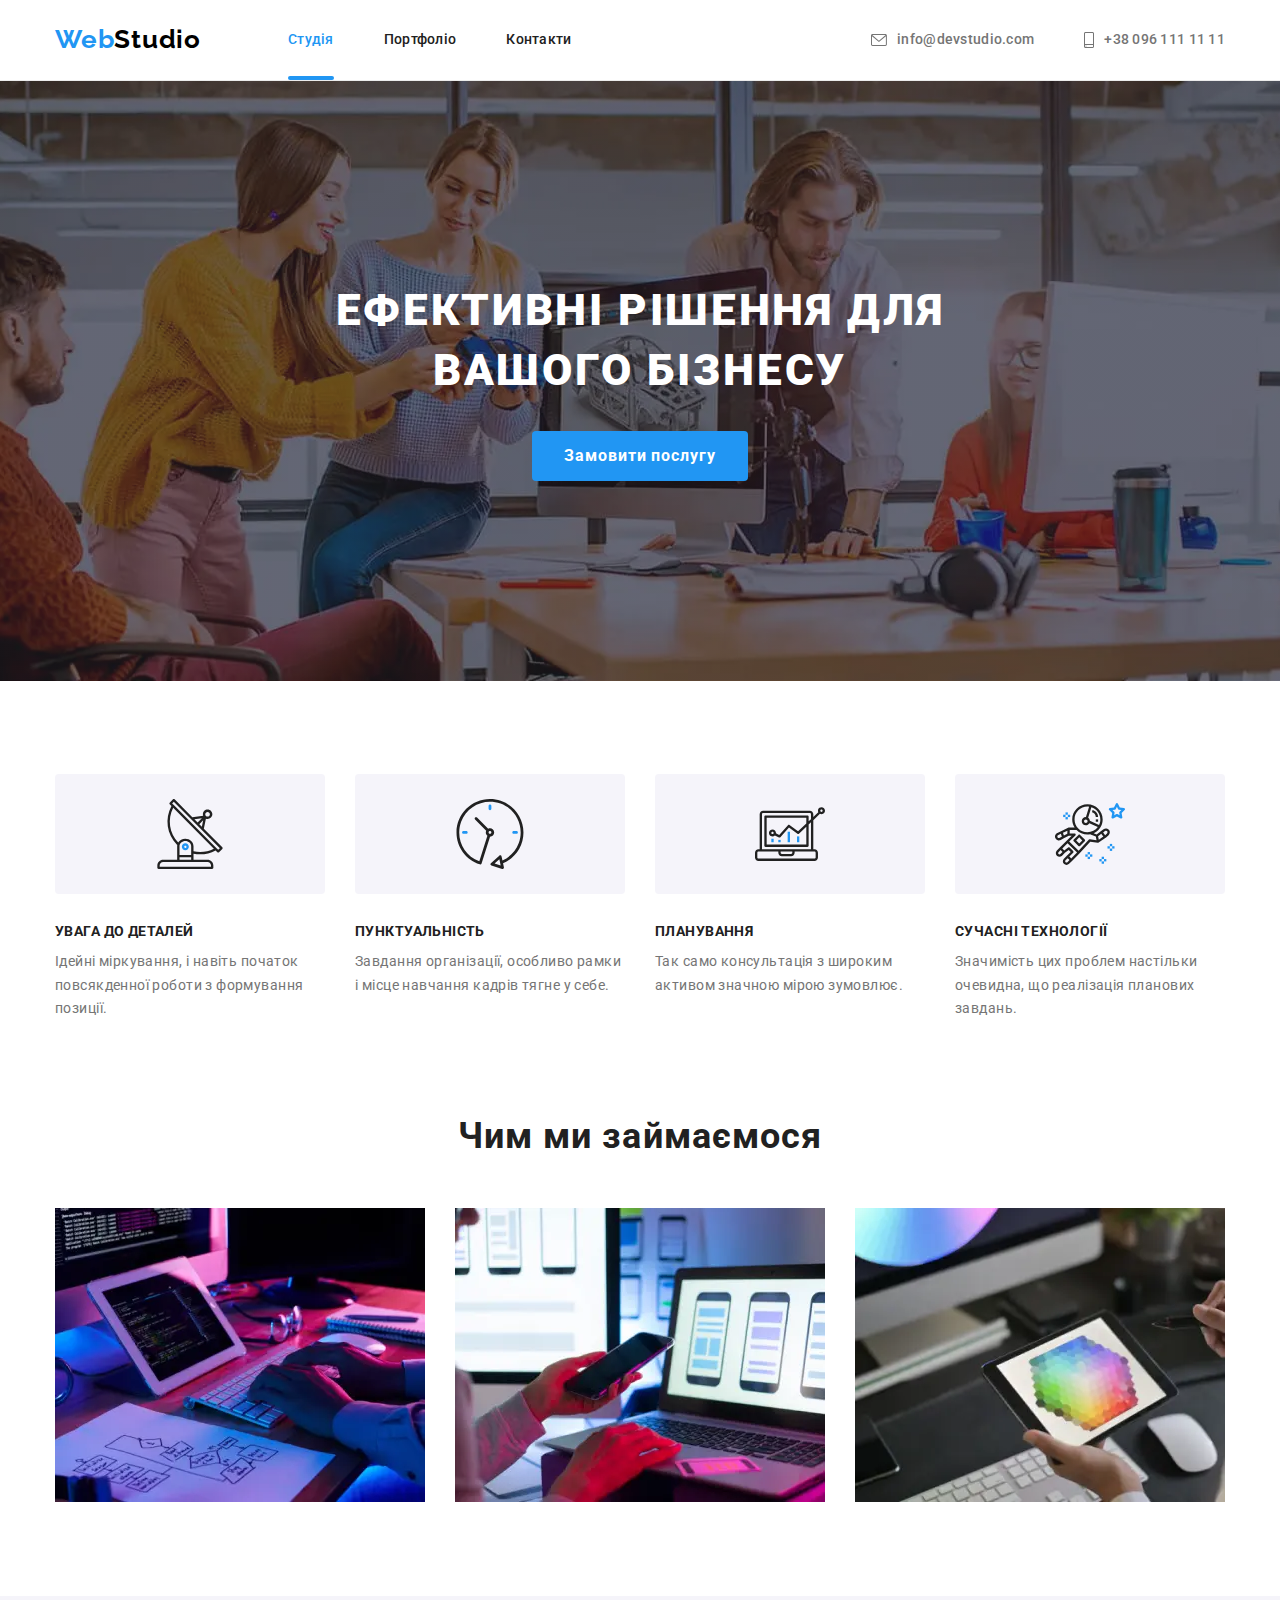
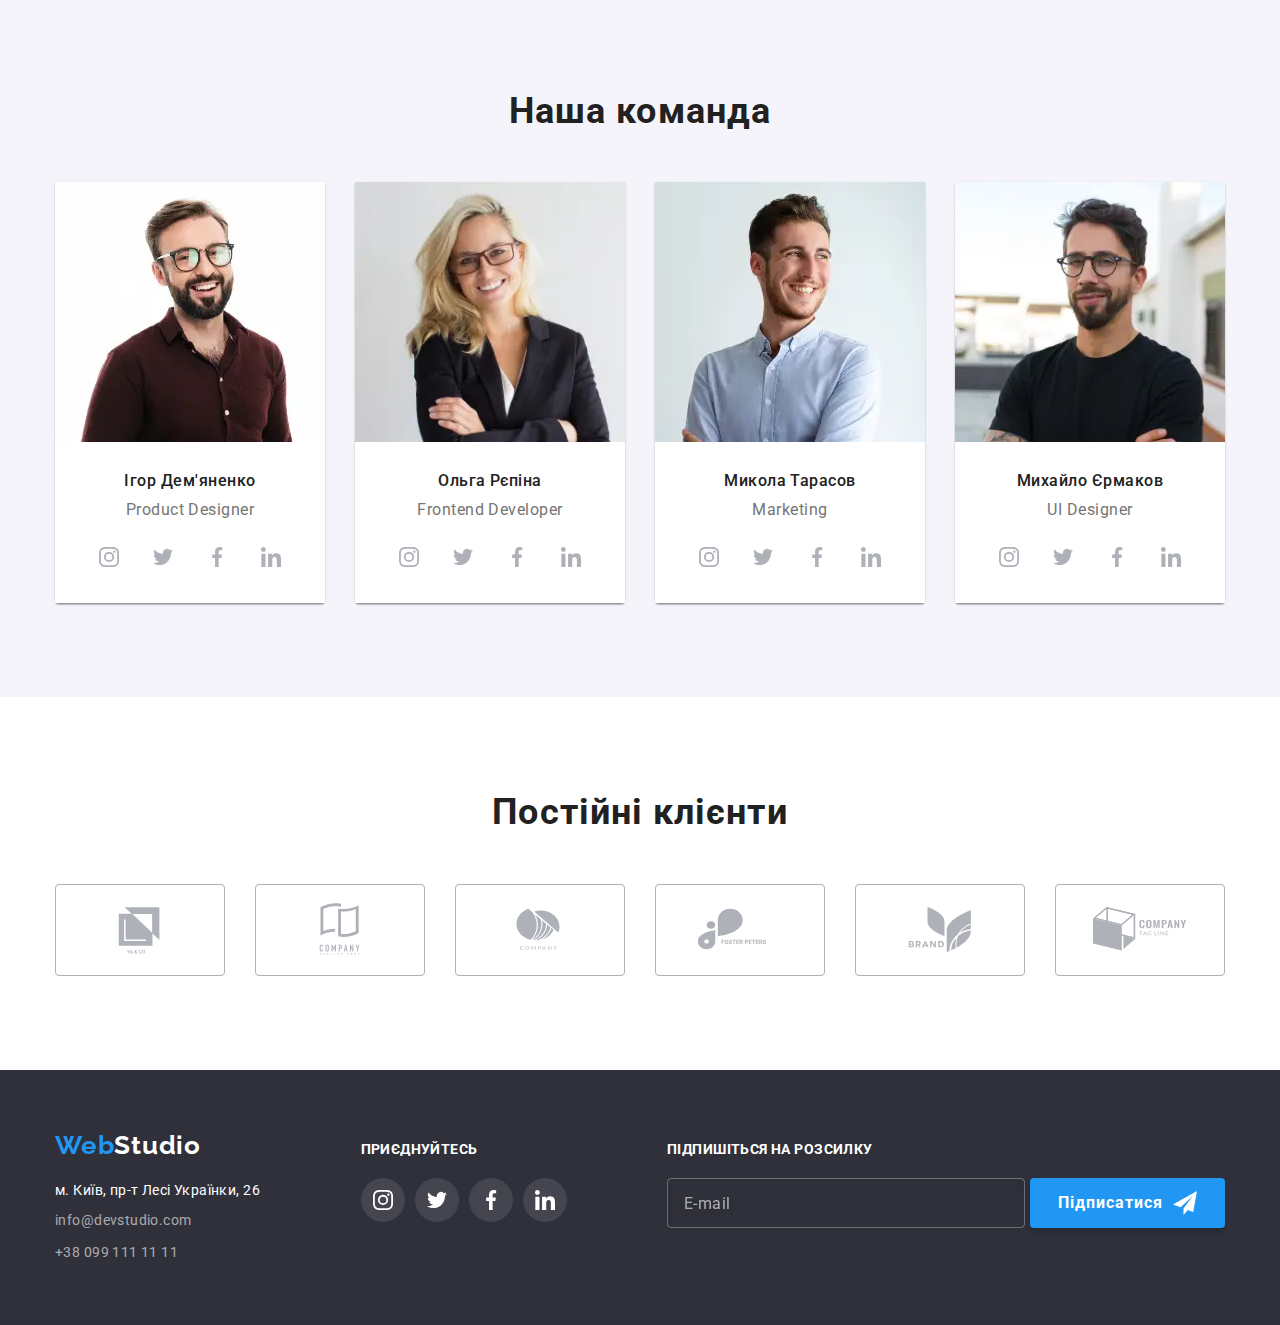
<file: index.html>
<!DOCTYPE html>
<html lang="uk">
  <head>
    <meta charset="UTF-8" />
    <meta http-equiv="X-UA-Compatible" content="IE=edge" />
    <meta name="viewport" content="width=device-width, initial-scale=1.0" />

    <title>Portfolio</title>

    <link rel="preconnect" href="https://fonts.googleapis.com" />
    <link rel="preconnect" href="https://fonts.gstatic.com" crossorigin />
    <link
      href="https://fonts.googleapis.com/css2?family=Raleway:wght@700&display=swap"
      rel="stylesheet"
    />

    <link rel="preconnect" href="https://fonts.googleapis.com" />
    <link rel="preconnect" href="https://fonts.gstatic.com" crossorigin />
    <link
      href="https://fonts.googleapis.com/css2?family=Roboto:wght@400;500;700;900&display=swap"
      rel="stylesheet"
    />
    <!-- Normalizer css -->
    <link
      rel="stylesheet"
      href="https://cdnjs.cloudflare.com/ajax/libs/modern-normalize/1.0.0/modern-normalize.min.css"
    />
    <!-- My css style -->
    <link rel="stylesheet" href="./css/main.min.css" />
  </head>

  <body>
    <!--Header-->

    <header class="page-header">
      <div class="container page-header__container">
        <!--Main navigation-->
        <nav class="page-navigation">
          <a href="./index.html" class="logo header__logo">
            <span class="logo__span">Web</span>Studio
          </a>

          <ul class="menu header__menu">
            <li class="menu__item menu__item_current">
              <a class="menu__link" href="./index.html">Студія</a>
            </li>
            <li class="menu__item">
              <a class="menu__link" href="./portfolio.html">Портфоліо</a>
            </li>
            <li class="menu__item">
              <a class="menu__link" href="#">Контакти</a>
            </li>
          </ul>
        </nav>
        <button type="button" class="open-mobile-menu-button js-open-menu">
          <svg class="open-mobile-menu-button__icon">
            <use href="./images/sprite.svg#icon-burger"></use>
          </svg>
        </button>
        <!--Contacts-->
        <ul class="contact-list">
          <li class="contact-list__item">
            <a
              href="mailto:info@devstudio.com"
              class="contact-list__link contact-list__link-mail"
            >
              <svg class="contact-list__icon-envelope">
                <use href="./images/sprite.svg#icon-envelope"></use>
              </svg>
              info@devstudio.com
            </a>
          </li>
          <li class="contact-list__item">
            <a
              href="tel:+380961111111"
              class="contact-list__link contact-list__link-phone"
            >
              <svg class="contact-list__icon-smartphone">
                <use href="./images/sprite.svg#icon-smartphone"></use>
              </svg>
              +38 096 111 11 11
            </a>
          </li>
        </ul>
      </div>
      <div class="mobile-menu js-menu-container">
        <div class="container mobile-menu__container">
          <button type="button" class="mobile-menu__close-button js-close-menu">
            <svg lang="en" aria-label="close" class="mobile-menu__close-icon">
              <use href="./images/sprite.svg#icon-close-black"></use>
            </svg>
          </button>
          <ul class="mobile-menu__list">
            <li class="mobile-menu__item mobile-menu__item-current">
              <a href="./index.html" class="mobile-menu__link">Студія</a>
            </li>
            <li class="mobile-menu__item">
              <a href="./portfolio.html" class="mobile-menu__link">Портфоліо</a>
            </li>
            <li class="mobile-menu__item">
              <a href="#" class="mobile-menu__link">Контакти</a>
            </li>
          </ul>
          <div class="mobile-menu__contacts-container">
            <ul class="mobile-menu__contact-list">
              <li class="mobile-menu__contact-item">
                <a href="tel:+380961111111" class="mobile-menu__contact-phone"
                  >+38 096 111 11 11</a
                >
              </li>
              <li class="mobile-menu__contact-item">
                <a
                  href="mailto:info@devstudio.com"
                  class="mobile-menu__contact-mail"
                  >info@devstudio.com</a
                >
              </li>
            </ul>
            <ul class="mobile-menu__smlist">
              <li class="mobile-menu__smlist-item">
                <a
                  href="https://www.instagram.com/"
                  class="mobile-menu__smlist-link"
                >
                  Instagram
                </a>
              </li>
              <li class="mobile-menu__smlist-item">
                <a
                  href="https://www.twitter.com/"
                  class="mobile-menu__smlist-link"
                >
                  Twitter
                </a>
              </li>
              <li class="mobile-menu__smlist-item">
                <a
                  href="https://www.facebook.com"
                  class="mobile-menu__smlist-link"
                >
                  Facebook
                </a>
              </li>
              <li class="mobile-menu__smlist-item">
                <a
                  href="https://www.linkedin.com/"
                  class="mobile-menu__smlist-link"
                >
                  Linkedin
                </a>
              </li>
            </ul>
          </div>
        </div>
      </div>
    </header>

    <main>
      <!--Шапка-->
      <!-- hero-section -->
      <section class="index-hero">
        <div class="index-hero__container">
          <h1 class="index-hero__title">
            Ефективні рішення для вашого бізнесу
          </h1>
          <button type="button" class="index-hero__button" data-modal-open>
            Замовити послугу
          </button>
        </div>
      </section>

      <!--Особливості-->
      <!-- specialities section -->

      <section class="advantages-section">
        <div class="container advantages-section__container">
          <h2 class="hidden-title">Особливості</h2>

          <ul class="advantages-list">
            <li
              class="advantages-list__item advantages-list__item_icon-antenna"
            >
              <h3 class="advantages-list__item-header">УВАГА ДО ДЕТАЛЕЙ</h3>
              <p class="advantages-list__item-text">
                Ідейні міркування, і навіть початок повсякденної роботи з
                формування позиції.
              </p>
            </li>
            <li class="advantages-list__item advantages-list__item_icon-clock">
              <h3 class="advantages-list__item-header">ПУНКТУАЛЬНІСТЬ</h3>
              <p class="advantages-list__item-text">
                Завдання організації, особливо рамки і місце навчання кадрів
                тягне у себе.
              </p>
            </li>
            <li
              class="advantages-list__item advantages-list__item_icon-diagram"
            >
              <h3 class="advantages-list__item-header">ПЛАНУВАННЯ</h3>
              <p class="advantages-list__item-text">
                Так само консультація з широким активом значною мірою зумовлює.
              </p>
            </li>
            <li
              class="advantages-list__item advantages-list__item_icon-astronaut"
            >
              <h3 class="advantages-list__item-header">СУЧАСНІ ТЕХНОЛОГІЇ</h3>
              <p class="advantages-list__item-text">
                Значимість цих проблем настільки очевидна, що реалізація
                планових завдань.
              </p>
            </li>
          </ul>
        </div>
      </section>

      <!--Чим ми займаємося-->
      <!-- worklist section -->

      <section class="worklist-section">
        <div class="container worklist-section__container">
          <h2 class="worklist-title">Чим ми займаємося</h2>
          <ul class="worklist">
            <li class="worklist__item">
              <a href="" class="worklist__link">
                <p class="worklist__descr">Десктопні додатки</p>
                <picture>
                  <source
                    media="(min-width: 1200px)"
                    srcset="
                      ./images/desktop-images/worklist-1-desktop.webp    1x,
                      ./images/desktop-images/worklist-1-desktop@2x.webp 2x
                    "
                    type="image/webp"
                  />
                  <source
                    media="(min-width: 1200px)"
                    srcset="
                      ./images/desktop-images/worklist-1-desktop.jpg    1x,
                      ./images/desktop-images/worklist-1-desktop@2x.jpg 2x
                    "
                  />
                  <img
                    class="worklist__image"
                    src="./images/desktop-images/worklist-1-desktop.jpg"
                    alt="Робота за комп'ютером"
                  />
                </picture>
              </a>
            </li>
            <li class="worklist__item">
              <a href="" class="worklist__link">
                <p class="worklist__descr">Мобільні додатки</p>
                <picture>
                  <source
                    media="(min-width: 1200px)"
                    srcset="
                      ./images/desktop-images/worklist-2-desktop.webp    1x,
                      ./images/desktop-images/worklist-2-desktop@2x.webp 2x
                    "
                    type="image/webp"
                  />
                  <source
                    media="(min-width: 1200px)"
                    srcset="
                      ./images/desktop-images/worklist-2-desktop.jpg    1x,
                      ./images/desktop-images/worklist-2-desktop@2x.jpg 2x
                    "
                  />
                  <img
                    class="worklist__image"
                    src="./images/desktop-images/worklist-2-desktop.jpg"
                    alt="Робота за телефоном"
                  />
                </picture>
              </a>
            </li>
            <li class="worklist__item">
              <a href="" class="worklist__link">
                <p class="worklist__descr">Дизайнерські рішення</p>
                <picture>
                  <source
                    media="(min-width: 1200px)"
                    srcset="
                      ./images/desktop-images/worklist-3-desktop.webp    1x,
                      ./images/desktop-images/worklist-3-desktop@2x.webp 2x
                    "
                    type="image/webp"
                  />
                  <source
                    media="(min-width: 1200px)"
                    srcset="
                      ./images/desktop-images/worklist-3-desktop.jpg    1x,
                      ./images/desktop-images/worklist-3-desktop@2x.jpg 2x
                    "
                  />
                  <img
                    class="worklist__image"
                    src="./images/desktop-images/worklist-3-desktop.jpg"
                    alt="Робота за планшетом"
                  />
                </picture>
              </a>
            </li>
          </ul>
        </div>
      </section>

      <!--Наша команда-->
      <!-- teamlist section -->

      <section class="teamlist-section">
        <div class="container teamlist-section__container">
          <h2 class="teamlist-section__title">Наша команда</h2>
          <ul class="teamlist">
            <li class="teamlist__item">
              <picture>
                <source
                  media="(min-width: 1200px)"
                  srcset="
                    ./images/desktop-images/team-1-desktop.webp    1x,
                    ./images/desktop-images/team-1-desktop@2x.webp 2x
                  "
                  type="image/webp"
                />
                <source
                  media="(min-width: 1200px)"
                  srcset="
                    ./images/desktop-images/team-1-desktop.jpg    1x,
                    ./images/desktop-images/team-1-desktop@2x.jpg 2x
                  "
                />
                <source
                  media="(min-width: 768px)"
                  srcset="
                    ./images/tablet-images/team-1-tablet.webp    1x,
                    ./images/tablet-images/team-1-tablet@2x.webp 2x
                  "
                  type="image/webp"
                />
                <source
                  media="(min-width: 768px)"
                  srcset="
                    ./images/tablet-images/team-1-tablet.jpg    1x,
                    ./images/tablet-images/team-1-tablet@2x.jpg 2x
                  "
                />
                <source
                  media="(max-width: 767px)"
                  srcset="
                    ./images/mobile-images/team-1-mobile.webp    1x,
                    ./images/mobile-images/team-1-mobile@2x.webp 2x
                  "
                  type="image/webp"
                />
                <source
                  media="(max-width: 767px)"
                  srcset="
                    ./images/mobile-images/team-1-mobile.jpg    1x,
                    ./images/mobile-images/team-1-mobile@2x.jpg 2x
                  "
                />
                <img
                  src="./images/mobile-images/team-1-mobile.jpg"
                  alt="Ігор Дем'яненко"
                  class="employee__photo"
                />
              </picture>

              <div class="employee">
                <h3 class="employee__name">Ігор Дем'яненко</h3>
                <p class="employee__position">Product Designer</p>
                <ul class="smlist">
                  <li>
                    <a href="https://www.instagram.com/" class="smlist__link">
                      <svg class="smlist__icon">
                        <use href="./images/sprite.svg#icon-instagram"></use>
                      </svg>
                    </a>
                  </li>
                  <li>
                    <a href="https://www.twitter.com/" class="smlist__link">
                      <svg class="smlist__icon">
                        <use href="./images/sprite.svg#icon-twitter"></use>
                      </svg>
                    </a>
                  </li>
                  <li>
                    <a href="https://www.facebook.com" class="smlist__link">
                      <svg class="smlist__icon">
                        <use href="./images/sprite.svg#icon-facebook"></use>
                      </svg>
                    </a>
                  </li>
                  <li>
                    <a href="https://www.linkedin.com/" class="smlist__link">
                      <svg class="smlist__icon">
                        <use href="./images/sprite.svg#icon-linkedin"></use>
                      </svg>
                    </a>
                  </li>
                </ul>
              </div>
            </li>
            <li class="teamlist__item">
              <picture>
                <source
                  media="(min-width: 1200px)"
                  srcset="
                    ./images/desktop-images/team-2-desktop.webp    1x,
                    ./images/desktop-images/team-2-desktop@2x.webp 2x
                  "
                  type="image/webp"
                />
                <source
                  media="(min-width: 1200px)"
                  srcset="
                    ./images/desktop-images/team-2-desktop.jpg    1x,
                    ./images/desktop-images/team-2-desktop@2x.jpg 2x
                  "
                />
                <source
                  media="(min-width: 768px)"
                  srcset="
                    ./images/tablet-images/team-2-tablet.webp    1x,
                    ./images/tablet-images/team-2-tablet@2x.webp 2x
                  "
                  type="image/webp"
                />
                <source
                  media="(min-width: 768px)"
                  srcset="
                    ./images/tablet-images/team-2-tablet.jpg    1x,
                    ./images/tablet-images/team-2-tablet@2x.jpg 2x
                  "
                />
                <source
                  media="(max-width: 767px)"
                  srcset="
                    ./images/mobile-images/team-2-mobile.webp    1x,
                    ./images/mobile-images/team-2-mobile@2x.webp 2x
                  "
                  type="image/webp"
                />
                <source
                  media="(max-width: 767px)"
                  srcset="
                    ./images/mobile-images/team-2-mobile.jpg    1x,
                    ./images/mobile-images/team-2-mobile@2x.jpg 2x
                  "
                />
                <img
                  src="./images/mobile-images/team-2-mobile.jpg"
                  alt="Ольга Рєпіна"
                  class="employee__photo"
                />
              </picture>
              <div class="employee">
                <h3 class="employee__name">Ольга Рєпіна</h3>
                <p class="employee__position">Frontend Developer</p>
                <ul class="smlist">
                  <li>
                    <a href="https://www.instagram.com/" class="smlist__link">
                      <svg class="smlist__icon">
                        <use href="./images/sprite.svg#icon-instagram"></use>
                      </svg>
                    </a>
                  </li>
                  <li>
                    <a href="https://www.twitter.com/" class="smlist__link">
                      <svg class="smlist__icon">
                        <use href="./images/sprite.svg#icon-twitter"></use>
                      </svg>
                    </a>
                  </li>
                  <li>
                    <a href="https://www.facebook.com" class="smlist__link">
                      <svg class="smlist__icon">
                        <use href="./images/sprite.svg#icon-facebook"></use>
                      </svg>
                    </a>
                  </li>
                  <li>
                    <a href="https://www.linkedin.com/" class="smlist__link">
                      <svg class="smlist__icon">
                        <use href="./images/sprite.svg#icon-linkedin"></use>
                      </svg>
                    </a>
                  </li>
                </ul>
              </div>
            </li>
            <li class="teamlist__item">
              <picture>
                <source
                  media="(min-width: 1200px)"
                  srcset="
                    ./images/desktop-images/team-3-desktop.webp    1x,
                    ./images/desktop-images/team-3-desktop@2x.webp 2x
                  "
                  type="image/webp"
                />
                <source
                  media="(min-width: 1200px)"
                  srcset="
                    ./images/desktop-images/team-3-desktop.jpg    1x,
                    ./images/desktop-images/team-3-desktop@2x.jpg 2x
                  "
                />
                <source
                  media="(min-width: 768px)"
                  srcset="
                    ./images/tablet-images/team-3-tablet.webp    1x,
                    ./images/tablet-images/team-3-tablet@2x.webp 2x
                  "
                  type="image/webp"
                />
                <source
                  media="(min-width: 768px)"
                  srcset="
                    ./images/tablet-images/team-3-tablet.jpg    1x,
                    ./images/tablet-images/team-3-tablet@2x.jpg 2x
                  "
                />
                <source
                  media="(max-width: 767px)"
                  srcset="
                    ./images/mobile-images/team-3-mobile.webp    1x,
                    ./images/mobile-images/team-3-mobile@2x.webp 2x
                  "
                  type="image/webp"
                />
                <source
                  media="(max-width: 767px)"
                  srcset="
                    ./images/mobile-images/team-3-mobile.jpg    1x,
                    ./images/mobile-images/team-3-mobile@2x.jpg 2x
                  "
                />
                <img
                  src="./images/mobile-images/team-3-mobile.jpg"
                  alt="Микола Тарасов"
                  class="employee__photo"
                />
              </picture>
              <div class="employee">
                <h3 class="employee__name">Микола Тарасов</h3>
                <p class="employee__position">Marketing</p>
                <ul class="smlist">
                  <li>
                    <a href="https://www.instagram.com/" class="smlist__link">
                      <svg class="smlist__icon">
                        <use href="./images/sprite.svg#icon-instagram"></use>
                      </svg>
                    </a>
                  </li>
                  <li>
                    <a href="https://www.twitter.com/" class="smlist__link">
                      <svg class="smlist__icon">
                        <use href="./images/sprite.svg#icon-twitter"></use>
                      </svg>
                    </a>
                  </li>
                  <li>
                    <a href="https://www.facebook.com" class="smlist__link">
                      <svg class="smlist__icon">
                        <use href="./images/sprite.svg#icon-facebook"></use>
                      </svg>
                    </a>
                  </li>
                  <li>
                    <a href="https://www.linkedin.com/" class="smlist__link">
                      <svg class="smlist__icon">
                        <use href="./images/sprite.svg#icon-linkedin"></use>
                      </svg>
                    </a>
                  </li>
                </ul>
              </div>
            </li>
            <li class="teamlist__item">
              <picture>
                <source
                  media="(min-width: 1200px)"
                  srcset="
                    ./images/desktop-images/team-4-desktop.webp    1x,
                    ./images/desktop-images/team-4-desktop@2x.webp 2x
                  "
                  type="image/webp"
                />
                <source
                  media="(min-width: 1200px)"
                  srcset="
                    ./images/desktop-images/team-4-desktop.jpg    1x,
                    ./images/desktop-images/team-4-desktop@2x.jpg 2x
                  "
                />
                <source
                  media="(min-width: 768px)"
                  srcset="
                    ./images/tablet-images/team-4-tablet.webp    1x,
                    ./images/tablet-images/team-4-tablet@2x.webp 2x
                  "
                  type="image/webp"
                />
                <source
                  media="(min-width: 768px)"
                  srcset="
                    ./images/tablet-images/team-4-tablet.jpg    1x,
                    ./images/tablet-images/team-4-tablet@2x.jpg 2x
                  "
                />
                <source
                  media="(max-width: 767px)"
                  srcset="
                    ./images/mobile-images/team-4-mobile.webp    1x,
                    ./images/mobile-images/team-4-mobile@2x.webp 2x
                  "
                  type="image/webp"
                />
                <source
                  media="(max-width: 767px)"
                  srcset="
                    ./images/mobile-images/team-4-mobile.jpg    1x,
                    ./images/mobile-images/team-4-mobile@2x.jpg 2x
                  "
                />
                <img
                  src="images/img-team-4.jpg"
                  alt="Михайло Єрмаков"
                  class="employee__photo"
                />
              </picture>
              <div class="employee">
                <h3 class="employee__name">Михайло Єрмаков</h3>
                <p class="employee__position">UI Designer</p>
                <ul class="smlist">
                  <li>
                    <a href="https://www.instagram.com/" class="smlist__link">
                      <svg
                        lang="en"
                        aria-label="instagram"
                        class="smlist__icon"
                      >
                        <use href="./images/sprite.svg#icon-instagram"></use>
                      </svg>
                    </a>
                  </li>
                  <li>
                    <a href="https://www.twitter.com/" class="smlist__link">
                      <svg lang="en" aria-label="twitter" class="smlist__icon">
                        <use href="./images/sprite.svg#icon-twitter"></use>
                      </svg>
                    </a>
                  </li>
                  <li>
                    <a href="https://www.facebook.com" class="smlist__link">
                      <svg lang="en" aria-label="facebook" class="smlist__icon">
                        <use href="./images/sprite.svg#icon-facebook"></use>
                      </svg>
                    </a>
                  </li>
                  <li>
                    <a href="https://www.linkedin.com/" class="smlist__link">
                      <svg lang="en" aria-label="linkedin" class="smlist__icon">
                        <use href="./images/sprite.svg#icon-linkedin"></use>
                      </svg>
                    </a>
                  </li>
                </ul>
              </div>
            </li>
          </ul>
        </div>
      </section>

      <section class="clientlist-section">
        <div class="container clientlist-section__container">
          <h2 class="clientlist__title">Постійні клієнти</h2>
          <ul class="clientlist">
            <li class="clientlist-item">
              <a href="" class="clientlist__link">
                <svg aria-label="Ya & Co" class="clientlist__icon">
                  <use href="./images/sprite.svg#icon-client-company-1"></use>
                </svg>
              </a>
            </li>
            <li class="clientlist-item">
              <a href="" class="clientlist__link">
                <svg
                  aria-label="Tag line here company"
                  class="clientlist__icon"
                >
                  <use href="./images/sprite.svg#icon-client-company-2"></use>
                </svg>
              </a>
            </li>
            <li class="clientlist-item">
              <a href="" class="clientlist__link">
                <svg aria-label="Company" class="clientlist__icon">
                  <use href="./images/sprite.svg#icon-client-company-3"></use>
                </svg>
              </a>
            </li>
            <li class="clientlist-item">
              <a href="" class="clientlist__link">
                <svg aria-label="Foster Peters" class="clientlist__icon">
                  <use href="./images/sprite.svg#icon-client-company-4"></use>
                </svg>
              </a>
            </li>
            <li class="clientlist-item">
              <a href="" class="clientlist__link">
                <svg aria-label="Brand" class="clientlist__icon">
                  <use href="./images/sprite.svg#icon-client-company-5"></use>
                </svg>
              </a>
            </li>
            <li class="clientlist-item">
              <a href="" class="clientlist__link">
                <svg aria-label="Tag line company" class="clientlist__icon">
                  <use href="./images/sprite.svg#icon-client-company-6"></use>
                </svg>
              </a>
            </li>
          </ul>
        </div>
      </section>
    </main>

    <!--Footer-->
    <footer class="page-footer">
      <div class="container page-footer__container">
        <div>
          <a href="./index.html" class="logo footer__logo">
            <span class="logo__span">Web</span>Studio
          </a>

          <address>
            <ul class="address-list">
              <li class="address-list__item">
                <a
                  class="address-list__link address-list__link_address"
                  href="https://goo.gl/maps/CPtrU1FHBa2aNyZL9"
                  target="_blank"
                  rel="noopener noreferrer nofollow"
                >
                  м. Київ, пр-т Лесі Українки, 26
                </a>
              </li>
              <li class="address-list__item">
                <a
                  class="address-list__link address-list__link_contact"
                  href="mailto:info@example.com"
                  >info@devstudio.com
                </a>
              </li>
              <li class="address-list__item">
                <a
                  class="address-list__link address-list__link_contact"
                  href="tel:+380991111111"
                  >+38 099 111 11 11</a
                >
              </li>
            </ul>
          </address>
        </div>
        <div>
          <p class="footer-smlist__call">Приєднуйтесь</p>
          <ul class="footer-smlist">
            <li>
              <a href="https://www.instagram.com/" class="footer-smlist__link">
                <svg
                  lang="en"
                  aria-label="instagram"
                  class="footer-smlist__icon"
                >
                  <use href="./images/sprite.svg#icon-instagram"></use>
                </svg>
              </a>
            </li>
            <li>
              <a href="https://www.twitter.com/" class="footer-smlist__link">
                <svg lang="en" aria-label="twitter" class="footer-smlist__icon">
                  <use href="./images/sprite.svg#icon-twitter"></use>
                </svg>
              </a>
            </li>
            <li>
              <a href="https://www.facebook.com" class="footer-smlist__link">
                <svg
                  lang="en"
                  aria-label="facebook"
                  class="footer-smlist__icon"
                >
                  <use href="./images/sprite.svg#icon-facebook"></use>
                </svg>
              </a>
            </li>
            <li>
              <a href="https://www.linkedin.com/" class="footer-smlist__link">
                <svg
                  lang="en"
                  aria-label="linkedin"
                  class="footer-smlist__icon"
                >
                  <use href="./images/sprite.svg#icon-linkedin"></use>
                </svg>
              </a>
            </li>
          </ul>
        </div>
        <div>
          <p class="footer-form__call">Підпишіться на розсилку</p>
          <form class="footer-form">
            <label class="footer-form__label">
              <input
                class="footer-form__input"
                type="email"
                name="user_email"
                autocomplete="email"
                placeholder="E-mail"
                required
              />
            </label>
            <button type="submit" class="button footer-form__button">
              Підписатися
              <svg
                class="button__icon footer-form__button_icon"
                width="24"
                height="24"
              >
                <use href="./images/icons.svg#icon-send"></use>
              </svg>
            </button>
          </form>
        </div>
      </div>
    </footer>

    <!--Modal window-->
    <div class="backdrop hidden__backdrop" data-modal>
      <div class="modal-window">
        <button
          type="button"
          class="modal-window__close-button"
          data-modal-close
        >
          <svg lang="en" aria-label="close" class="modal-window__icon">
            <use href="./images/sprite.svg#icon-close-black"></use>
          </svg>
        </button>
        <form class="modal-form">
          <p class="modal-form__title">
            Залиште свої дані, ми вам передзвонимо
          </p>
          <label class="modal-form__field">
            <span class="modal-form__field-descr">Ім'я</span>
            <span class="input-wrapper">
              <input
                type="text"
                name="username"
                pattern="[a-zA-Zа-яА-ЯіІїЇ]+"
                required
                class="modal-form__input"
              />
              <svg class="input-wrapper__icon">
                <use href="./images/icons.svg#icon-person-black"></use>
              </svg>
            </span>
          </label>
          <label class="modal-form__field">
            <span class="modal-form__field-descr">Телефон</span>
            <span class="input-wrapper">
              <input
                type="tel"
                name="user_phone"
                pattern="[0-9]{3}-[0-9]{3}-[0-9]{2}-[0-9]{2}"
                required
                class="modal-form__input"
              />
              <svg class="input-wrapper__icon">
                <use href="./images/icons.svg#icon-phone-black"></use>
              </svg>
            </span>
          </label>
          <label class="modal-form__field">
            <span class="modal-form__field-descr">Пошта</span>
            <span class="input-wrapper">
              <input type="email" name="user_email" class="modal-form__input" />
              <svg class="input-wrapper__icon">
                <use href="./images/icons.svg#icon-email-black"></use>
              </svg>
            </span>
          </label>
          <label class="modal-form__message-field">
            <span class="modal-form__field-descr">Коментар</span>
            <textarea
              name="user_message"
              placeholder="Введіть текст"
              class="modal-form__message"
            ></textarea>
          </label>
          <label class="modal-form__check-field">
            <input
              type="checkbox"
              name="user_policy_agreement"
              required
              class="modal-form__check"
            />
            <svg class="modal-form__check-icon-unchecked">
              <use href="./images/icons.svg#icon-unchecked"></use>
            </svg>
            <svg class="modal-form__check-icon-checked">
              <use href="./images/icons.svg#icon-checked"></use>
            </svg>
            Погоджуюся з розсилкою та приймаю &nbsp;<a
              class="modal-form__check-link"
              href=""
              >Умови договору</a
            >
          </label>
          <button type="submit" class="modal-form__button">Відправити</button>
        </form>
      </div>
    </div>

    <script src="./js/modal.js"></script>
    <script src="./js/mobile-menu.js"></script>
  </body>
</html>
</file>
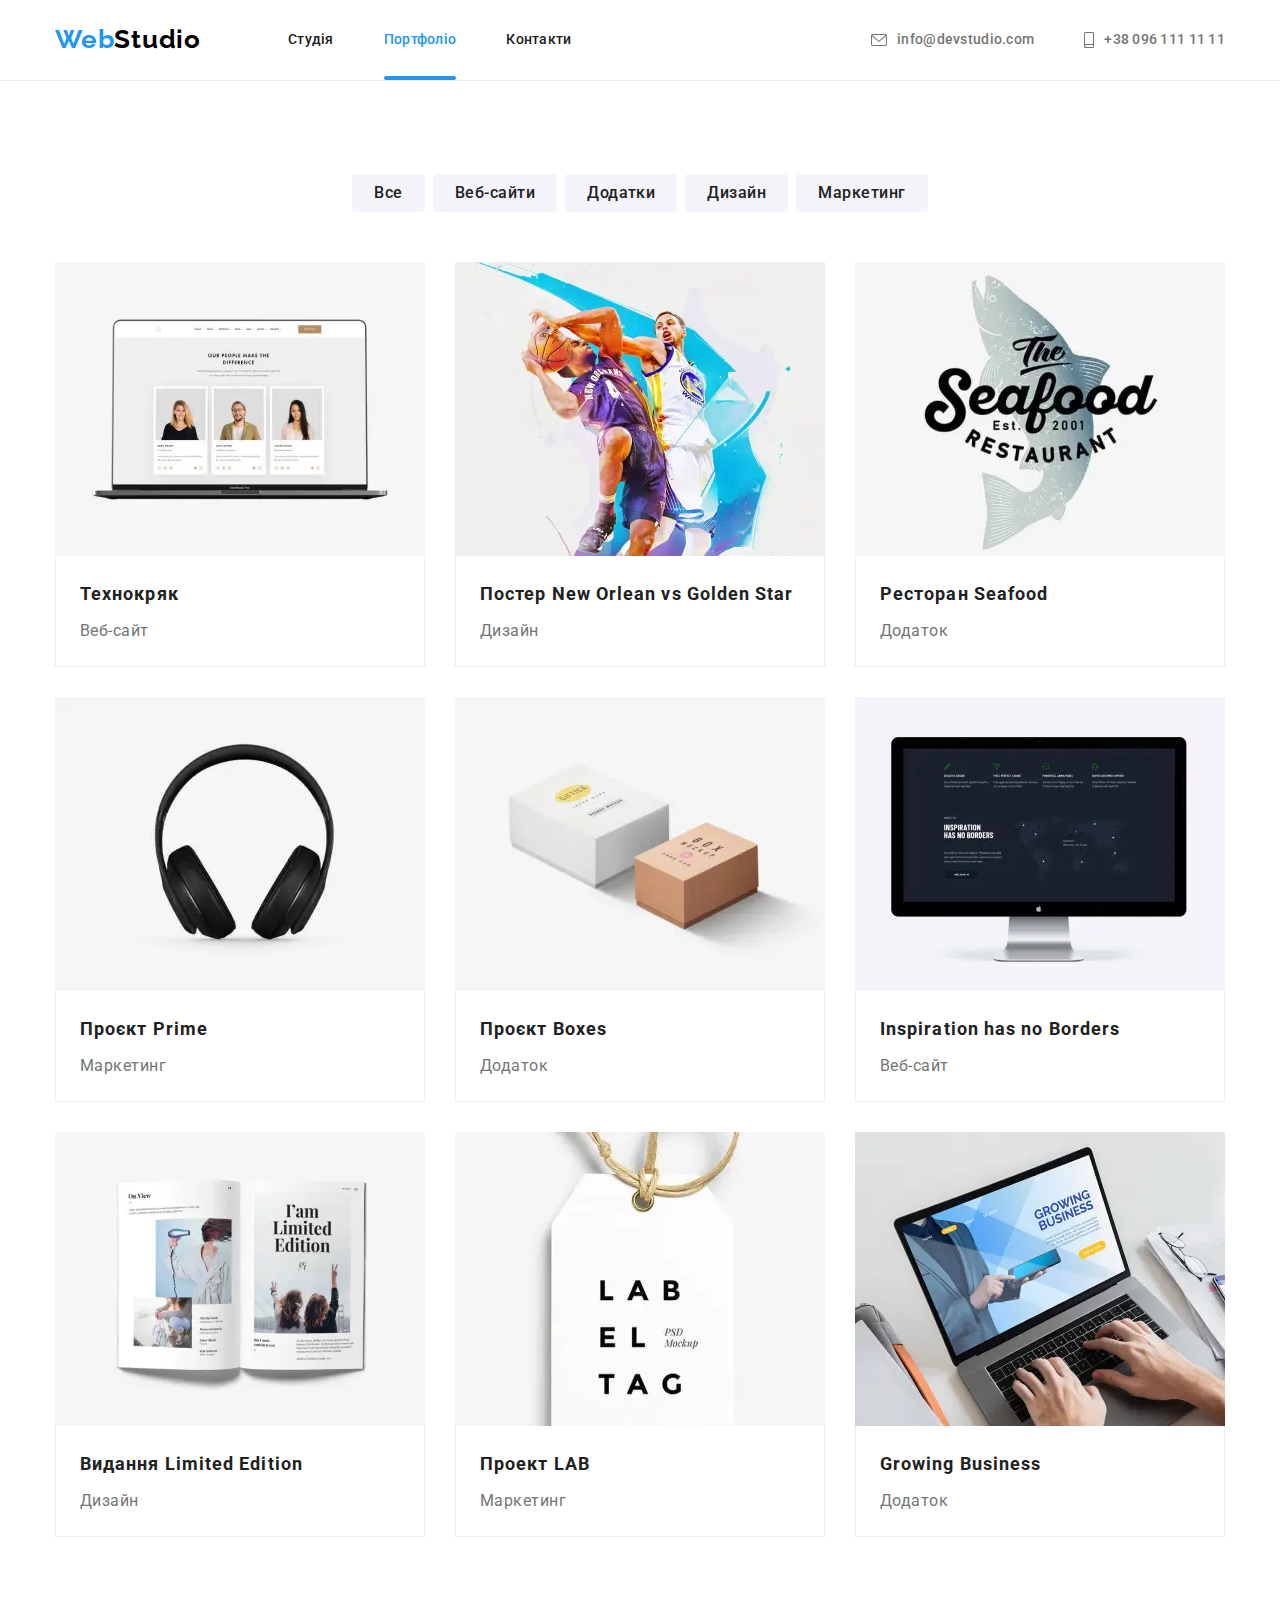
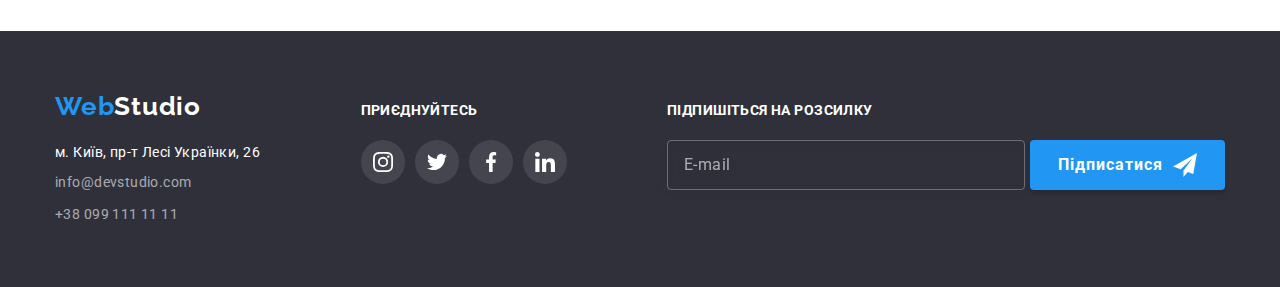
<file: portfolio.html>
<!DOCTYPE html>
<html lang="uk">
  <head>
    <meta charset="UTF-8" />
    <meta http-equiv="X-UA-Compatible" content="IE=edge" />
    <meta name="viewport" content="width=device-width, initial-scale=1.0" />

    <title>Portfolio</title>

    <link rel="preconnect" href="https://fonts.googleapis.com" />
    <link rel="preconnect" href="https://fonts.gstatic.com" crossorigin />
    <link
      href="https://fonts.googleapis.com/css2?family=Raleway:wght@700&display=swap"
      rel="stylesheet"
    />

    <link rel="preconnect" href="https://fonts.googleapis.com" />
    <link rel="preconnect" href="https://fonts.gstatic.com" crossorigin />
    <link
      href="https://fonts.googleapis.com/css2?family=Roboto:wght@400;500;700;900&display=swap"
      rel="stylesheet"
    />
    <!-- Normalizer css -->
    <link
      rel="stylesheet"
      href="https://cdnjs.cloudflare.com/ajax/libs/modern-normalize/1.0.0/modern-normalize.min.css"
    />
    <!-- My css style -->
    <link rel="stylesheet" href="./css/main.min.css" />
  </head>

  <body>
    <!--Header-->

    <header class="page-header">
      <div class="container page-header__container">
        <!--Main navigation-->
        <nav class="page-navigation">
          <a href="./index.html" class="logo header__logo">
            <span class="logo__span">Web</span>Studio
          </a>

          <ul class="menu header__menu">
            <li class="menu__item">
              <a class="menu__link" href="./index.html">Студія</a>
            </li>
            <li class="menu__item menu__item_current">
              <a class="menu__link" href="./portfolio.html">Портфоліо</a>
            </li>
            <li class="menu__item">
              <a class="menu__link" href="#">Контакти</a>
            </li>
          </ul>
        </nav>
        <button type="button" class="open-mobile-menu-button js-open-menu">
          <svg class="open-mobile-menu-button__icon">
            <use href="./images/sprite.svg#icon-burger"></use>
          </svg>
        </button>
        <!--Contacts-->
        <ul class="contact-list">
          <li class="contact-list__item">
            <a
              href="mailto:info@devstudio.com"
              class="contact-list__link contact-list__link-mail"
            >
              <svg class="contact-list__icon-envelope">
                <use href="./images/sprite.svg#icon-envelope"></use>
              </svg>
              info@devstudio.com
            </a>
          </li>
          <li class="contact-list__item">
            <a
              href="tel:+380961111111"
              class="contact-list__link contact-list__link-phone"
            >
              <svg class="contact-list__icon-smartphone">
                <use href="./images/sprite.svg#icon-smartphone"></use>
              </svg>
              +38 096 111 11 11
            </a>
          </li>
        </ul>
      </div>
      <div class="mobile-menu js-menu-container">
        <div class="container mobile-menu__container">
          <button type="button" class="mobile-menu__close-button js-close-menu">
            <svg lang="en" aria-label="close" class="mobile-menu__close-icon">
              <use href="./images/sprite.svg#icon-close-black"></use>
            </svg>
          </button>
          <ul class="mobile-menu__list">
            <li class="mobile-menu__item">
              <a href="./index.html" class="mobile-menu__link">Студія</a>
            </li>
            <li class="mobile-menu__item mobile-menu__item-current">
              <a href="./portfolio.html" class="mobile-menu__link">Портфоліо</a>
            </li>
            <li class="mobile-menu__item">
              <a href="#" class="mobile-menu__link">Контакти</a>
            </li>
          </ul>
          <div class="mobile-menu__contacts-container">
            <ul class="mobile-menu__contact-list">
              <li class="mobile-menu__contact-item">
                <a href="tel:+380961111111" class="mobile-menu__contact-phone"
                  >+38 096 111 11 11</a
                >
              </li>
              <li class="mobile-menu__contact-item">
                <a
                  href="mailto:info@devstudio.com"
                  class="mobile-menu__contact-mail"
                  >info@devstudio.com</a
                >
              </li>
            </ul>
            <ul class="mobile-menu__smlist">
              <li class="mobile-menu__smlist-item">
                <a
                  href="https://www.instagram.com/"
                  class="mobile-menu__smlist-link"
                >
                  Instagram
                </a>
              </li>
              <li class="mobile-menu__smlist-item">
                <a
                  href="https://www.twitter.com/"
                  class="mobile-menu__smlist-link"
                >
                  Twitter
                </a>
              </li>
              <li class="mobile-menu__smlist-item">
                <a
                  href="https://www.facebook.com"
                  class="mobile-menu__smlist-link"
                >
                  Facebook
                </a>
              </li>
              <li class="mobile-menu__smlist-item">
                <a
                  href="https://www.linkedin.com/"
                  class="mobile-menu__smlist-link"
                >
                  Linkedin
                </a>
              </li>
            </ul>
          </div>
        </div>
      </div>
    </header>

    <main class="main">
      <!--Portfolio gallery-->
      <div class="container">
        <section class="portfolio-section">
          <!-- h2 must be hidden by css -->
          <h1 class="hidden-title">Портфоліо</h1>

          <!--Gallery navgation-->
          <ul class="gallery-navigation">
            <li class="gallery-navigation__item">
              <button class="gallery-navigation__button" type="button">
                Все
              </button>
            </li>
            <li class="gallery-navigation__item">
              <button class="gallery-navigation__button" type="button">
                Веб-сайти
              </button>
            </li>
            <li class="gallery-navigation__item">
              <button class="gallery-navigation__button" type="button">
                Додатки
              </button>
            </li>
            <li class="gallery-navigation__item">
              <button class="gallery-navigation__button" type="button">
                Дизайн
              </button>
            </li>
            <li class="gallery-navigation__item">
              <button class="gallery-navigation__button" type="button">
                Маркетинг
              </button>
            </li>
          </ul>

          <!--Gallery-->

          <ul class="gallery">
            <li class="gallery__item">
              <a href="" class="gallery__link">
                <div class="imagebox">
                  <p class="imagebox__text">
                    Ресурс пропонує комплексні пропозиції з різним рівнем
                    функціоналу та сервісів. Все це дозволить відвідувачу
                    отримати вичерпні відомості про компанію чи приватну особу.
                  </p>
                  <picture>
                    <source
                      media="(min-width: 1200px)"
                      srcset="
                        ./images/desktop-images/project-1-desktop.webp    1x,
                        ./images/desktop-images/project-1-desktop@2x.webp 2x
                      "
                      type="image/webp"
                    />
                    <source
                      media="(min-width: 1200px)"
                      srcset="
                        ./images/desktop-images/project-1-desktop.jpg    1x,
                        ./images/desktop-images/project-1-desktop@2x.jpg 2x
                      "
                    />
                    <source
                      media="(min-width: 768px)"
                      srcset="
                        ./images/tablet-images/project-1-tablet.webp    1x,
                        ./images/tablet-images/project-1-tablet@2x.webp 2x
                      "
                      type="image/webp"
                    />
                    <source
                      media="(min-width: 768px)"
                      srcset="
                        ./images/tablet-images/project-1-tablet.jpg    1x,
                        ./images/tablet-images/project-1-tablet@2x.jpg 2x
                      "
                    />
                    <source
                      media="(max-width: 767px)"
                      srcset="
                        ./images/mobile-images/project-1-mobile.webp    1x,
                        ./images/mobile-images/project-1-mobile@2x.webp 2x
                      "
                      type="image/webp"
                    />
                    <source
                      media="(max-width: 767px)"
                      srcset="
                        ./images/mobile-images/project-1-mobile.jpg    1x,
                        ./images/mobile-images/project-1-mobile@2x.jpg 2x
                      "
                    />
                    <img
                      src="./images/mobile-images/project-1-mobile.jpg"
                      alt="Веб-сайт Технокряк"
                      class="imagebox__picture"
                    />
                  </picture>
                </div>
                <div class="descr-container">
                  <h3 class="descr-container__header">Технокряк</h3>
                  <p class="descr-container__text">Веб-сайт</p>
                </div>
              </a>
            </li>

            <li class="gallery__item">
              <a href="" class="gallery__link">
                <div class="imagebox">
                  <p class="imagebox__text">
                    Ресурс пропонує комплексні пропозиції з різним рівнем
                    функціоналу та сервісів. Все це дозволить відвідувачу
                    отримати вичерпні відомості про компанію чи приватну особу.
                  </p>
                  <picture>
                    <source
                      media="(min-width: 1200px)"
                      srcset="
                        ./images/desktop-images/project-2-desktop.webp    1x,
                        ./images/desktop-images/project-2-desktop@2x.webp 2x
                      "
                      type="image/webp"
                    />
                    <source
                      media="(min-width: 1200px)"
                      srcset="
                        ./images/desktop-images/project-2-desktop.jpg    1x,
                        ./images/desktop-images/project-2-desktop@2x.jpg 2x
                      "
                    />
                    <source
                      media="(min-width: 768px)"
                      srcset="
                        ./images/tablet-images/project-2-tablet.webp    1x,
                        ./images/tablet-images/project-2-tablet@2x.webp 2x
                      "
                      type="image/webp"
                    />
                    <source
                      media="(min-width: 768px)"
                      srcset="
                        ./images/tablet-images/project-2-tablet.jpg    1x,
                        ./images/tablet-images/project-2-tablet@2x.jpg 2x
                      "
                    />
                    <source
                      media="(max-width: 767px)"
                      srcset="
                        ./images/mobile-images/project-2-mobile.webp    1x,
                        ./images/mobile-images/project-2-mobile@2x.webp 2x
                      "
                      type="image/webp"
                    />
                    <source
                      media="(max-width: 767px)"
                      srcset="
                        ./images/mobile-images/project-2-mobile.jpg    1x,
                        ./images/mobile-images/project-2-mobile@2x.jpg 2x
                      "
                    />
                    <img
                      src="./images/mobile-images/project-2-mobile.jpg"
                      alt="Постер New Orlean"
                      class="imagebox__picture"
                    />
                  </picture>
                </div>
                <div class="descr-container">
                  <h3 class="descr-container__header">
                    Постер New Orlean vs Golden Star
                  </h3>
                  <p class="descr-container__text">Дизайн</p>
                </div>
              </a>
            </li>

            <li class="gallery__item">
              <a href="" class="gallery__link">
                <div class="imagebox">
                  <p class="imagebox__text">
                    Ресурс пропонує комплексні пропозиції з різним рівнем
                    функціоналу та сервісів. Все це дозволить відвідувачу
                    отримати вичерпні відомості про компанію чи приватну особу.
                  </p>
                  <picture>
                    <source
                      media="(min-width: 1200px)"
                      srcset="
                        ./images/desktop-images/project-3-desktop.webp    1x,
                        ./images/desktop-images/project-3-desktop@2x.webp 2x
                      "
                      type="image/webp"
                    />
                    <source
                      media="(min-width: 1200px)"
                      srcset="
                        ./images/desktop-images/project-3-desktop.jpg    1x,
                        ./images/desktop-images/project-3-desktop@2x.jpg 2x
                      "
                    />
                    <source
                      media="(min-width: 768px)"
                      srcset="
                        ./images/tablet-images/project-3-tablet.webp    1x,
                        ./images/tablet-images/project-3-tablet@2x.webp 2x
                      "
                      type="image/webp"
                    />
                    <source
                      media="(min-width: 768px)"
                      srcset="
                        ./images/tablet-images/project-3-tablet.jpg    1x,
                        ./images/tablet-images/project-3-tablet@2x.jpg 2x
                      "
                    />
                    <source
                      media="(max-width: 767px)"
                      srcset="
                        ./images/mobile-images/project-3-mobile.webp    1x,
                        ./images/mobile-images/project-3-mobile@2x.webp 2x
                      "
                      type="image/webp"
                    />
                    <source
                      media="(max-width: 767px)"
                      srcset="
                        ./images/mobile-images/project-3-mobile.jpg    1x,
                        ./images/mobile-images/project-3-mobile@2x.jpg 2x
                      "
                    />
                    <img
                      src="./images/mobile-images/project-3-mobile.jpg"
                      alt="Додаток Ресторан Seafood"
                      class="imagebox__picture"
                    />
                  </picture>
                </div>
                <div class="descr-container">
                  <h3 class="descr-container__header">Ресторан Seafood</h3>
                  <p class="descr-container__text">Додаток</p>
                </div>
              </a>
            </li>

            <li class="gallery__item">
              <a href="" class="gallery__link">
                <div class="imagebox">
                  <p class="imagebox__text">
                    Ресурс пропонує комплексні пропозиції з різним рівнем
                    функціоналу та сервісів. Все це дозволить відвідувачу
                    отримати вичерпні відомості про компанію чи приватну особу.
                  </p>
                  <picture>
                    <source
                      media="(min-width: 1200px)"
                      srcset="
                        ./images/desktop-images/project-4-desktop.webp    1x,
                        ./images/desktop-images/project-4-desktop@2x.webp 2x
                      "
                      type="image/webp"
                    />
                    <source
                      media="(min-width: 1200px)"
                      srcset="
                        ./images/desktop-images/project-4-desktop.jpg    1x,
                        ./images/desktop-images/project-4-desktop@2x.jpg 2x
                      "
                    />
                    <source
                      media="(min-width: 768px)"
                      srcset="
                        ./images/tablet-images/project-4-tablet.webp    1x,
                        ./images/tablet-images/project-4-tablet@2x.webp 2x
                      "
                      type="image/webp"
                    />
                    <source
                      media="(min-width: 768px)"
                      srcset="
                        ./images/tablet-images/project-4-tablet.jpg    1x,
                        ./images/tablet-images/project-4-tablet@2x.jpg 2x
                      "
                    />
                    <source
                      media="(max-width: 767px)"
                      srcset="
                        ./images/mobile-images/project-4-mobile.webp    1x,
                        ./images/mobile-images/project-4-mobile@2x.webp 2x
                      "
                      type="image/webp"
                    />
                    <source
                      media="(max-width: 767px)"
                      srcset="
                        ./images/mobile-images/project-4-mobile.jpg    1x,
                        ./images/mobile-images/project-4-mobile@2x.jpg 2x
                      "
                    />
                    <img
                      src="./images/mobile-images/project-4-mobile.jpg"
                      alt="Маркетинг Проєкт Prime"
                      class="imagebox__picture"
                    />
                  </picture>
                </div>
                <div class="descr-container">
                  <h3 class="descr-container__header">Проєкт Prime</h3>
                  <p class="descr-container__text">Маркетинг</p>
                </div>
              </a>
            </li>

            <li class="gallery__item">
              <a href="" class="gallery__link">
                <div class="imagebox">
                  <p class="imagebox__text">
                    Ресурс пропонує комплексні пропозиції з різним рівнем
                    функціоналу та сервісів. Все це дозволить відвідувачу
                    отримати вичерпні відомості про компанію чи приватну особу.
                  </p>
                  <picture>
                    <source
                      media="(min-width: 1200px)"
                      srcset="
                        ./images/desktop-images/project-5-desktop.webp    1x,
                        ./images/desktop-images/project-5-desktop@2x.webp 2x
                      "
                      type="image/webp"
                    />
                    <source
                      media="(min-width: 1200px)"
                      srcset="
                        ./images/desktop-images/project-5-desktop.jpg    1x,
                        ./images/desktop-images/project-5-desktop@2x.jpg 2x
                      "
                    />
                    <source
                      media="(min-width: 768px)"
                      srcset="
                        ./images/tablet-images/project-5-tablet.webp    1x,
                        ./images/tablet-images/project-5-tablet@2x.webp 2x
                      "
                      type="image/webp"
                    />
                    <source
                      media="(min-width: 768px)"
                      srcset="
                        ./images/tablet-images/project-5-tablet.jpg    1x,
                        ./images/tablet-images/project-5-tablet@2x.jpg 2x
                      "
                    />
                    <source
                      media="(max-width: 767px)"
                      srcset="
                        ./images/mobile-images/project-5-mobile.webp    1x,
                        ./images/mobile-images/project-5-mobile@2x.webp 2x
                      "
                      type="image/webp"
                    />
                    <source
                      media="(max-width: 767px)"
                      srcset="
                        ./images/mobile-images/project-5-mobile.jpg    1x,
                        ./images/mobile-images/project-5-mobile@2x.jpg 2x
                      "
                    />
                    <img
                      src="./images/mobile-images/project-5-mobile.jpg"
                      alt="Додаток Проєкт Boxes"
                      class="imagebox__picture"
                    />
                  </picture>
                </div>
                <div class="descr-container">
                  <h3 class="descr-container__header">Проєкт Boxes</h3>
                  <p class="descr-container__text">Додаток</p>
                </div>
              </a>
            </li>

            <li class="gallery__item">
              <a href="" class="gallery__link">
                <div class="imagebox">
                  <p class="imagebox__text">
                    Ресурс пропонує комплексні пропозиції з різним рівнем
                    функціоналу та сервісів. Все це дозволить відвідувачу
                    отримати вичерпні відомості про компанію чи приватну особу.
                  </p>
                  <picture>
                    <source
                      media="(min-width: 1200px)"
                      srcset="
                        ./images/desktop-images/project-6-desktop.webp    1x,
                        ./images/desktop-images/project-6-desktop@2x.webp 2x
                      "
                      type="image/webp"
                    />
                    <source
                      media="(min-width: 1200px)"
                      srcset="
                        ./images/desktop-images/project-6-desktop.jpg    1x,
                        ./images/desktop-images/project-6-desktop@2x.jpg 2x
                      "
                    />
                    <source
                      media="(min-width: 768px)"
                      srcset="
                        ./images/tablet-images/project-6-tablet.webp    1x,
                        ./images/tablet-images/project-6-tablet@2x.webp 2x
                      "
                      type="image/webp"
                    />
                    <source
                      media="(min-width: 768px)"
                      srcset="
                        ./images/tablet-images/project-6-tablet.jpg    1x,
                        ./images/tablet-images/project-6-tablet@2x.jpg 2x
                      "
                    />
                    <source
                      media="(max-width: 767px)"
                      srcset="
                        ./images/mobile-images/project-6-mobile.webp    1x,
                        ./images/mobile-images/project-6-mobile@2x.webp 2x
                      "
                      type="image/webp"
                    />
                    <source
                      media="(max-width: 767px)"
                      srcset="
                        ./images/mobile-images/project-6-mobile.jpg    1x,
                        ./images/mobile-images/project-6-mobile@2x.jpg 2x
                      "
                    />
                    <img
                      src="./images/project-6.jpg"
                      alt="Веб-сайт Inspiration has no Borders"
                      class="imagebox__picture"
                    />
                  </picture>
                </div>
                <div class="descr-container">
                  <h3 class="descr-container__header">
                    Inspiration has no Borders
                  </h3>
                  <p class="descr-container__text">Веб-сайт</p>
                </div>
              </a>
            </li>

            <li class="gallery__item">
              <a href="" class="gallery__link">
                <div class="imagebox">
                  <p class="imagebox__text">
                    Ресурс пропонує комплексні пропозиції з різним рівнем
                    функціоналу та сервісів. Все це дозволить відвідувачу
                    отримати вичерпні відомості про компанію чи приватну особу.
                  </p>
                  <picture>
                    <source
                      media="(min-width: 1200px)"
                      srcset="
                        ./images/desktop-images/project-7-desktop.webp    1x,
                        ./images/desktop-images/project-7-desktop@2x.webp 2x
                      "
                      type="image/webp"
                    />
                    <source
                      media="(min-width: 1200px)"
                      srcset="
                        ./images/desktop-images/project-7-desktop.jpg    1x,
                        ./images/desktop-images/project-7-desktop@2x.jpg 2x
                      "
                    />
                    <source
                      media="(min-width: 768px)"
                      srcset="
                        ./images/tablet-images/project-7-tablet.webp    1x,
                        ./images/tablet-images/project-7-tablet@2x.webp 2x
                      "
                      type="image/webp"
                    />
                    <source
                      media="(min-width: 768px)"
                      srcset="
                        ./images/tablet-images/project-7-tablet.jpg    1x,
                        ./images/tablet-images/project-7-tablet@2x.jpg 2x
                      "
                    />
                    <source
                      media="(max-width: 767px)"
                      srcset="
                        ./images/mobile-images/project-7-mobile.webp    1x,
                        ./images/mobile-images/project-7-mobile@2x.webp 2x
                      "
                      type="image/webp"
                    />
                    <source
                      media="(max-width: 767px)"
                      srcset="
                        ./images/mobile-images/project-7-mobile.jpg    1x,
                        ./images/mobile-images/project-7-mobile@2x.jpg 2x
                      "
                    />
                    <img
                      src="./images/mobile-images/project-7-mobile.jpg"
                      alt="Дизайн Видання Limited Edition"
                      class="imagebox__picture"
                    />
                  </picture>
                </div>
                <div class="descr-container">
                  <h3 class="descr-container__header">
                    Видання Limited Edition
                  </h3>
                  <p class="descr-container__text">Дизайн</p>
                </div>
              </a>
            </li>

            <li class="gallery__item">
              <a href="" class="gallery__link">
                <div class="imagebox">
                  <p class="imagebox__text">
                    Ресурс пропонує комплексні пропозиції з різним рівнем
                    функціоналу та сервісів. Все це дозволить відвідувачу
                    отримати вичерпні відомості про компанію чи приватну особу.
                  </p>
                  <picture>
                    <source
                      media="(min-width: 1200px)"
                      srcset="
                        ./images/desktop-images/project-8-desktop.webp    1x,
                        ./images/desktop-images/project-8-desktop@2x.webp 2x
                      "
                      type="image/webp"
                    />
                    <source
                      media="(min-width: 1200px)"
                      srcset="
                        ./images/desktop-images/project-8-desktop.jpg    1x,
                        ./images/desktop-images/project-8-desktop@2x.jpg 2x
                      "
                    />
                    <source
                      media="(min-width: 768px)"
                      srcset="
                        ./images/tablet-images/project-8-tablet.webp    1x,
                        ./images/tablet-images/project-8-tablet@2x.webp 2x
                      "
                      type="image/webp"
                    />
                    <source
                      media="(min-width: 768px)"
                      srcset="
                        ./images/tablet-images/project-8-tablet.jpg    1x,
                        ./images/tablet-images/project-8-tablet@2x.jpg 2x
                      "
                    />
                    <source
                      media="(max-width: 767px)"
                      srcset="
                        ./images/mobile-images/project-8-mobile.webp    1x,
                        ./images/mobile-images/project-8-mobile@2x.webp 2x
                      "
                      type="image/webp"
                    />
                    <source
                      media="(max-width: 767px)"
                      srcset="
                        ./images/mobile-images/project-8-mobile.jpg    1x,
                        ./images/mobile-images/project-8-mobile@2x.jpg 2x
                      "
                    />
                    <img
                      src="./images/mobile-images/project-8-mobile.jpg"
                      alt="Маркетинг Проект LAB"
                      class="imagebox__picture"
                    />
                  </picture>
                </div>
                <div class="descr-container">
                  <h3 class="descr-container__header">Проект LAB</h3>
                  <p class="descr-container__text">Маркетинг</p>
                </div>
              </a>
            </li>

            <li class="gallery__item">
              <a href="" class="gallery__link">
                <div class="imagebox">
                  <p class="imagebox__text">
                    Ресурс пропонує комплексні пропозиції з різним рівнем
                    функціоналу та сервісів. Все це дозволить відвідувачу
                    отримати вичерпні відомості про компанію чи приватну особу.
                  </p>
                  <picture>
                    <source
                      media="(min-width: 1200px)"
                      srcset="
                        ./images/desktop-images/project-9-desktop.webp    1x,
                        ./images/desktop-images/project-9-desktop@2x.webp 2x
                      "
                      type="image/webp"
                    />
                    <source
                      media="(min-width: 1200px)"
                      srcset="
                        ./images/desktop-images/project-9-desktop.jpg    1x,
                        ./images/desktop-images/project-9-desktop@2x.jpg 2x
                      "
                    />
                    <source
                      media="(min-width: 768px)"
                      srcset="
                        ./images/tablet-images/project-9-tablet.webp    1x,
                        ./images/tablet-images/project-9-tablet@2x.webp 2x
                      "
                      type="image/webp"
                    />
                    <source
                      media="(min-width: 768px)"
                      srcset="
                        ./images/tablet-images/project-9-tablet.jpg    1x,
                        ./images/tablet-images/project-9-tablet@2x.jpg 2x
                      "
                    />
                    <source
                      media="(max-width: 767px)"
                      srcset="
                        ./images/mobile-images/project-9-mobile.webp    1x,
                        ./images/mobile-images/project-9-mobile@2x.webp 2x
                      "
                      type="image/webp"
                    />
                    <source
                      media="(max-width: 767px)"
                      srcset="
                        ./images/mobile-images/project-9-mobile.jpg    1x,
                        ./images/mobile-images/project-9-mobile@2x.jpg 2x
                      "
                    />
                    <img
                      src="./images/mobile-images/project-9-mobile.jpg"
                      alt="Додаток Growing Business"
                      class="imagebox__picture"
                    />
                  </picture>
                </div>
                <div class="descr-container">
                  <h3 class="descr-container__header">Growing Business</h3>
                  <p class="descr-container__text">Додаток</p>
                </div>
              </a>
            </li>
          </ul>
        </section>
      </div>
    </main>

    <!--Footer-->
    <footer class="page-footer">
      <div class="container page-footer__container">
        <div>
          <a href="./index.html" class="logo footer__logo">
            <span class="logo__span">Web</span>Studio
          </a>

          <address>
            <ul class="address-list">
              <li class="address-list__item">
                <a
                  class="address-list__link address-list__link_address"
                  href="https://goo.gl/maps/CPtrU1FHBa2aNyZL9"
                  target="_blank"
                  rel="noopener noreferrer nofollow"
                >
                  м. Київ, пр-т Лесі Українки, 26
                </a>
              </li>
              <li class="address-list__item">
                <a
                  class="address-list__link address-list__link_contact"
                  href="mailto:info@example.com"
                  >info@devstudio.com
                </a>
              </li>
              <li class="address-list__item">
                <a
                  class="address-list__link address-list__link_contact"
                  href="tel:+380991111111"
                  >+38 099 111 11 11</a
                >
              </li>
            </ul>
          </address>
        </div>
        <div>
          <p class="footer-smlist__call">Приєднуйтесь</p>
          <ul class="footer-smlist">
            <li>
              <a href="https://www.instagram.com/" class="footer-smlist__link">
                <svg
                  lang="en"
                  aria-label="instagram"
                  class="footer-smlist__icon"
                >
                  <use href="./images/sprite.svg#icon-instagram"></use>
                </svg>
              </a>
            </li>
            <li>
              <a href="https://www.twitter.com/" class="footer-smlist__link">
                <svg lang="en" aria-label="twitter" class="footer-smlist__icon">
                  <use href="./images/sprite.svg#icon-twitter"></use>
                </svg>
              </a>
            </li>
            <li>
              <a href="https://www.facebook.com" class="footer-smlist__link">
                <svg
                  lang="en"
                  aria-label="facebook"
                  class="footer-smlist__icon"
                >
                  <use href="./images/sprite.svg#icon-facebook"></use>
                </svg>
              </a>
            </li>
            <li>
              <a href="https://www.linkedin.com/" class="footer-smlist__link">
                <svg
                  lang="en"
                  aria-label="linkedin"
                  class="footer-smlist__icon"
                >
                  <use href="./images/sprite.svg#icon-linkedin"></use>
                </svg>
              </a>
            </li>
          </ul>
        </div>
        <div>
          <p class="footer-form__call">Підпишіться на розсилку</p>
          <form class="footer-form">
            <label class="footer-form__label">
              <input
                class="footer-form__input"
                type="email"
                name="user_email"
                autocomplete="email"
                placeholder="E-mail"
                required
              />
            </label>
            <button type="submit" class="button footer-form__button">
              Підписатися
              <svg
                class="button__icon footer-form__button_icon"
                width="24"
                height="24"
              >
                <use href="./images/icons.svg#icon-send"></use>
              </svg>
            </button>
          </form>
        </div>
      </div>
    </footer>
    <script src="./js/mobile-menu.js"></script>
  </body>
</html>
</file>
<file: css/main.min.css>
:root{--body-text-color: rgba(33, 33, 33, 100%);--logo-text-color: rgba(0, 0, 0, 100%);--accent-blue-color: rgba(33, 150, 243, 100%);--list-text-color: rgba(117, 117, 117, 100%);--modal-form-placeholder-color: rgba(117, 117, 117, 50%);--body-background-color: rgba(255, 255, 255, 100%);--grey-background-color: rgba(245, 244, 250, 100%);--footer-background-color: rgba(47, 48, 58, 100%);--address-text-color: rgba(255, 255, 255, 60%);--header-border-color: rgba(236, 236, 236, 100%);--portfolio-item-border-color: rgba(238, 238, 238, 100%);--hero-image-overlay-color: rgba(47, 48, 58, 40%);--hero-image-background-color: rgba(196, 196, 196, 100%);--socialmedia-icon-color: rgba(175, 177, 184, 100%);--footer-smlist-icon-color: rgba(255, 255, 255, 10%);--item-overlay-backgroundcolor: rgba(47, 48, 58, 80%);--portfolio-overlay-color: rgba(33, 150, 243, 90%);--backdrop-background-color: rgba(0, 0, 0, 20%);--form-submit-button-shadow-color: rgba(0, 0, 0, 15%);--footer-input-border-color: rgba(255, 255, 255, 30%);--mobile-menu-smlist-border: rgba(33, 33, 33, 20%);--modal-window-transition-rule: 500ms cubic-bezier(0.4, 0, 0.2, 1);--main-transition-rule: 250ms cubic-bezier(0.4, 0, 0.2, 1)}html{box-sizing:border-box}*,*::before,*::after{box-sizing:inherit}body{background-color:var(--body-background-color);color:var(--body-text-color);font-family:"Roboto",sans-serif}h1,h2,h3,h4,p{margin-top:0;margin-bottom:0}ul,ol{margin-top:0;margin-bottom:0;padding:0;list-style:none}img{display:block;max-width:100%;height:auto}a{text-decoration:none}input,textarea{padding:0;margin:0}.container{padding-left:15px;padding-right:15px}@media screen and (min-width: 480px){.container{width:480px;margin-left:auto;margin-right:auto}}@media screen and (min-width: 768px){.container{width:768px}}@media screen and (min-width: 1200px){.container{width:1200px}}.header__logo{display:block;padding-top:16px;padding-bottom:16px;transition:color var(--main-transition-rule);font-family:"Raleway",sans-serif;font-weight:700;font-size:24px;line-height:1.16;letter-spacing:.03em;color:var(--logo-text-color)}.logo__span{font-family:"Raleway",sans-serif;font-weight:700;font-size:24px;line-height:1.16;letter-spacing:.03em;color:var(--accent-blue-color)}.header__logo:hover,.header__logo:focus{color:var(--accent-blue-color)}.footer__logo{display:block;margin-top:0;margin-bottom:20px;transition:color var(--main-transition-rule);font-family:"Raleway",sans-serif;font-weight:700;font-size:24px;line-height:1.16;letter-spacing:.03em;color:var(--body-background-color)}.footer__logo:hover,.footer__logo:focus{color:var(--accent-blue-color)}@media screen and (min-width: 768px){.header__logo{padding-top:26px;padding-bottom:26px;margin-right:87px}}@media screen and (min-width: 1200px){.header__logo{padding-top:24px;padding-bottom:25px;margin-right:87px;font-weight:700;font-size:26px;line-height:1.19;letter-spacing:.03em;color:var(--logo-text-color)}.logo__span{font-weight:700;font-size:26px;line-height:1.19;letter-spacing:.03em;color:var(--accent-blue-color)}.footer__logo{font-weight:700;font-size:26px;line-height:1.19;letter-spacing:.03em;color:var(--body-background-color)}}@media screen and (max-width: 767px){.mobile-menu{position:fixed;top:0;left:0;z-index:100;opacity:0;visibility:hidden;pointer-events:none;transition:opacity var(--main-transition-rule),visibility var(--main-transition-rule)}.mobile-menu.is-open{opacity:1;visibility:visible;pointer-events:auto}.mobile-menu__container{position:relative;display:flex;flex-direction:column;width:100vw;height:100vh;padding:48px 40px;overflow-y:scroll;background-color:var(--body-background-color)}.mobile-menu__contacts-container{margin-top:auto}.mobile-menu__close-button{position:absolute;top:10px;right:15px;width:40px;height:40px;padding:0;border:none;line-height:0;background-color:rgba(0,0,0,0)}.mobile-menu__close-icon{width:18px;height:18px;fill:var(--body-text-color)}.mobile-menu__item:not(:last-child){margin-bottom:32px}.mobile-menu__link{font-weight:500;font-size:40px;line-height:1.18;letter-spacing:.02em;color:var(--body-text-color);transition:color var(--main-transition-rule)}.mobile-menu__link:hover,.mobile-menu__link:focus{color:var(--accent-blue-color)}.mobile-menu__item-current .mobile-menu__link{color:var(--accent-blue-color)}.mobile-menu__contact-list{padding-top:302px}.mobile-menu__contact-item:not(:last-child){margin-bottom:32px}.mobile-menu__contact-phone{font-weight:500;font-size:34px;line-height:1.18;letter-spacing:.02em;color:var(--accent-blue-color)}.mobile-menu__contact-mail{font-weight:500;font-size:24px;line-height:1.17;letter-spacing:.02em;color:var(--list-text-color)}.mobile-menu__smlist{display:flex;flex-wrap:wrap;align-items:center;padding-top:64px}.mobile-menu__smlist-item{margin-right:10px}.mobile-menu__smlist-item:not(:last-child)::after{content:" ";margin-left:10px;border-right:1px solid var(--mobile-menu-smlist-border);transform:rotate(90deg)}.mobile-menu__smlist-link{font-weight:500;font-size:18px;line-height:1.22;letter-spacing:.02em;color:var(--accent-blue-color)}}@media screen and (min-width: 768px){.mobile-menu{display:none}}@media screen and (max-width: 767px){.menu{display:none}.contact-list{display:none}.open-mobile-menu-button{border:none;background-color:rgba(0,0,0,0);padding:0;line-height:0}.open-mobile-menu-button__icon{width:40px;height:40px}}.page-header__container{display:flex;align-items:center;justify-content:space-between}.page-header{background-color:var(--body-background-color);border-bottom:1px solid;border-color:var(--header-border-color)}@media screen and (min-width: 768px){.page-navigation{display:flex;flex-direction:row;justify-content:space-between}.header__menu{display:flex;flex-direction:row;align-items:center;gap:50px}.menu__item{position:relative}.menu__link{display:block;padding-top:32px;padding-bottom:32px;font-weight:500;font-size:14px;line-height:1.14;letter-spacing:.02em;color:var(--body-text-color);transition:color var(--main-transition-rule)}.menu__item .menu__link:hover,.menu__item .menu__link:focus{color:var(--accent-blue-color)}.menu__item_current .menu__link{color:var(--accent-blue-color)}.menu__item_current::after{position:absolute;bottom:0;width:100%;height:4px;content:"";background-color:var(--accent-blue-color);border-radius:2px}.contact-list__link{display:flex;justify-content:flex-start;align-items:center;font-weight:500;font-size:12px;line-height:1;letter-spacing:.02em;color:var(--list-text-color);transition:color var(--main-transition-rule)}.contact-list__item .contact-list__link:hover,.contact-list__item .contact-list__link:focus{color:var(--accent-blue-color)}.contact-list__link-mail{padding-top:21px;padding-bottom:5px}.contact-list__link-phone{padding-top:5px;padding-bottom:21px}.contact-list__icon-envelope{margin-right:8px;width:14px;height:10px;fill:currentColor}.contact-list__icon-smartphone{margin-right:8px;width:10px;height:14px;fill:currentColor}.open-mobile-menu-button{display:none}}@media screen and (min-width: 1200px){.contact-list{display:flex;column-gap:50px}.contact-list__link{display:flex;align-items:center;justify-content:center;column-gap:10px;padding-top:32px;padding-bottom:32px;font-weight:500;font-size:14px;line-height:1.14;letter-spacing:.02em;color:var(--list-text-color)}.contact-list__icon-envelope{margin-right:0px;width:16px;height:12px}.contact-list__icon-smartphone{margin-right:0px;width:10px;height:16px}}.page-footer{background-color:var(--footer-background-color);text-align:center}.page-footer__container{padding-top:60px;padding-bottom:60px}.address-list__item{margin-bottom:8px}.address-list__item:last-child{margin-bottom:0}.address-list__link:hover,.address-list__link:focus{color:var(--accent-blue-color)}.address-list__link_address{transition:color var(--main-transition-rule);font-style:normal;font-weight:400;font-size:14px;line-height:1.5;letter-spacing:.03em;color:var(--body-background-color)}.address-list__link_contact{transition:color var(--main-transition-rule);font-style:normal;font-weight:400;font-size:14px;line-height:1.71;letter-spacing:.03em;color:var(--address-text-color)}.footer-smlist{list-style:none;display:flex;justify-content:center;column-gap:10px}.footer-smlist__call{padding-top:60px;margin-bottom:20px;font-weight:700;font-size:14px;line-height:1.33;letter-spacing:.03em;color:var(--body-background-color);text-transform:uppercase}.footer-smlist__link{display:flex;align-items:center;justify-content:center;width:44px;height:44px;transition:background-color var(--main-transition-rule);border-radius:50%;background-color:var(--footer-smlist-icon-color)}.footer-smlist__link:hover,.footer-smlist__link:focus{background-color:var(--accent-blue-color)}.footer-smlist__icon{width:20px;height:20px;fill:var(--body-background-color)}.footer-form{display:flex;flex-direction:column;align-items:center}.footer-form__call{padding-top:60px;margin-bottom:20px;font-weight:700;font-size:14px;line-height:1.33;letter-spacing:.03em;color:var(--body-background-color);text-transform:uppercase}.footer-form__label{width:100%}.footer-form__input{width:100%;height:50px;padding:15px 16px;margin-bottom:20px;border:1px solid var(--footer-input-border-color);filter:drop-shadow(0px 4px 4px rgba(0, 0, 0, 0.15));border-radius:4px;background-color:rgba(0,0,0,0);transition:border var(--main-transition-rule);font-weight:400;font-size:16px;line-height:1.25;letter-spacing:.03em;color:var(--body-background-color)}.footer-form__input::placeholder{font-weight:400;font-size:16px;line-height:1.25;letter-spacing:.03em;color:var(--address-text-color)}.footer-form__button{display:inline-flex;justify-content:center;align-items:center;width:200px;height:50px;padding:10px 28px;background-color:var(--accent-blue-color);box-shadow:0px 4px 4px var(--form-submit-button-shadow-color);border:none;border-radius:4px;font-weight:700;font-size:16px;line-height:1.88;letter-spacing:.06em;color:var(--body-background-color);cursor:pointer}.footer-form__button_icon{margin-left:12px;fill:var(--body-background-color)}@media screen and (min-width: 768px){.page-footer__container{display:flex;align-items:baseline;justify-content:space-around;flex-wrap:wrap;row-gap:60px}.footer-form__input{width:450px}}@media screen and (min-width: 1200px){.page-footer{text-align:left}.page-footer__container{display:flex;justify-content:space-between;align-items:baseline}.footer-smlist__call{padding-top:0}.footer-form{display:flex;flex-direction:row}.footer-form__call{padding-top:0}.footer-form__input{width:358px;margin-bottom:0}.footer-form__button_icon{margin-left:10px}}.index-hero{width:100%;margin:0 auto 0 auto;padding:118px 60px;text-align:center;background-color:var(--hero-image-overlay-color);background-image:linear-gradient(to right, var(--hero-image-overlay-color), var(--hero-image-overlay-color)),url("../images/mobile-images/hero-mobile.jpg");background-repeat:no-repeat;background-position:center;background-size:cover}@media screen and (min-device-pixel-ratio: 1)and (max-width: 767px),screen and (min-resolution: 96dpi)and (max-width: 767px),screen and (min-resolution: 1dppx)and (max-width: 767px){.index-hero{background-image:linear-gradient(to right, var(--hero-image-overlay-color), var(--hero-image-overlay-color)),url("../images/mobile-images/hero-mobile.jpg")}}@media screen and (min-device-pixel-ratio: 1)and (max-width: 767px),screen and (min-resolution: 96dpi)and (max-width: 767px),screen and (min-resolution: 1dppx)and (max-width: 767px){.index-hero{background-image:linear-gradient(to right, var(--hero-image-overlay-color), var(--hero-image-overlay-color)),url("../images/mobile-images/hero-mobile.webp")}}@media screen and (min-device-pixel-ratio: 2)and (max-width: 767px),screen and (min-resolution: 192dpi)and (max-width: 767px),screen and (min-resolution: 2dppx)and (max-width: 767px){.index-hero{background-image:linear-gradient(to right, var(--hero-image-overlay-color), var(--hero-image-overlay-color)),url("../images/mobile-images/hero-mobile@2x.jpg")}}@media screen and (min-device-pixel-ratio: 2)and (max-width: 767px),screen and (min-resolution: 192dpi)and (max-width: 767px),screen and (min-resolution: 2dppx)and (max-width: 767px){.index-hero{background-image:linear-gradient(to right, var(--hero-image-overlay-color), var(--hero-image-overlay-color)),url("../images/mobile-images/hero-mobile@2x.webp")}}@media screen and (min-device-pixel-ratio: 1)and (min-width: 768px),screen and (min-resolution: 96dpi)and (min-width: 768px),screen and (min-resolution: 1dppx)and (min-width: 768px){.index-hero{background-image:linear-gradient(to right, var(--hero-image-overlay-color), var(--hero-image-overlay-color)),url("../images/tablet-images/hero-tablet.jpg")}}@media screen and (min-device-pixel-ratio: 1)and (min-width: 768px),screen and (min-resolution: 96dpi)and (min-width: 768px),screen and (min-resolution: 1dppx)and (min-width: 768px){.index-hero{background-image:linear-gradient(to right, var(--hero-image-overlay-color), var(--hero-image-overlay-color)),url("../images/tablet-images/hero-tablet.webp")}}@media screen and (min-device-pixel-ratio: 2)and (min-width: 768px),screen and (min-resolution: 192dpi)and (min-width: 768px),screen and (min-resolution: 2dppx)and (min-width: 768px){.index-hero{background-image:linear-gradient(to right, var(--hero-image-overlay-color), var(--hero-image-overlay-color)),url("../images/tablet-images/hero-tablet@2x.jpg")}}@media screen and (min-device-pixel-ratio: 2)and (min-width: 768px),screen and (min-resolution: 192dpi)and (min-width: 768px),screen and (min-resolution: 2dppx)and (min-width: 768px){.index-hero{background-image:linear-gradient(to right, var(--hero-image-overlay-color), var(--hero-image-overlay-color)),url("../images/tablet-images/hero-tablet@2x.webp")}}@media screen and (min-device-pixel-ratio: 1)and (min-width: 1200px),screen and (min-resolution: 96dpi)and (min-width: 1200px),screen and (min-resolution: 1dppx)and (min-width: 1200px){.index-hero{background-image:linear-gradient(to right, var(--hero-image-overlay-color), var(--hero-image-overlay-color)),url("../images/desktop-images/hero-desktop.jpg")}}@media screen and (min-device-pixel-ratio: 1)and (min-width: 1200px),screen and (min-resolution: 96dpi)and (min-width: 1200px),screen and (min-resolution: 1dppx)and (min-width: 1200px){.index-hero{background-image:linear-gradient(to right, var(--hero-image-overlay-color), var(--hero-image-overlay-color)),url("../images/desktop-images/hero-desktop.webp")}}@media screen and (min-device-pixel-ratio: 2)and (min-width: 1200px),screen and (min-resolution: 192dpi)and (min-width: 1200px),screen and (min-resolution: 2dppx)and (min-width: 1200px){.index-hero{background-image:linear-gradient(to right, var(--hero-image-overlay-color), var(--hero-image-overlay-color)),url("../images/desktop-images/hero-desktop@2x.jpg")}}@media screen and (min-device-pixel-ratio: 2)and (min-width: 1200px),screen and (min-resolution: 192dpi)and (min-width: 1200px),screen and (min-resolution: 2dppx)and (min-width: 1200px){.index-hero{background-image:linear-gradient(to right, var(--hero-image-overlay-color), var(--hero-image-overlay-color)),url("../images/desktop-images/hero-desktop@2x.webp")}}.index-hero__title{margin:0 auto 30px auto;font-weight:900;font-size:26px;line-height:1.62;letter-spacing:.06em;color:var(--body-background-color);text-transform:uppercase}.index-hero__button{width:200px;height:50px;background-color:var(--accent-blue-color);transition:background-color var(--main-transition-rule);border:none;border-radius:4px;cursor:pointer;font-weight:700;font-size:16px;line-height:1.88;letter-spacing:.06em;color:var(--body-background-color)}.index-hero__button:focus{background-color:var(--accent-blue-color)}@media screen and (min-width: 480px){.index-hero__title{width:360px}}@media screen and (min-width: 768px){.index-hero{width:100%}}@media screen and (min-width: 1200px){.index-hero{max-width:1600px;max-height:600px;padding-top:200px;padding-bottom:200px}.index-hero__title{width:696px;font-weight:900;font-size:44px;line-height:1.36;letter-spacing:.06em;color:var(--body-background-color)}.index-hero__button{width:216px;height:50px}}.advantages-section__container{max-width:767px;margin:top 0;padding-top:60px}.hidden-title{white-space:nowrap;width:1px;height:1px;overflow:hidden;border:0;padding:0;clip:rect(0 0 0 0);clip-path:inset(50%);margin:-1px}.advantages-list__item{width:100%;margin-bottom:30px}.advantages-list__item::before{display:block;content:"";height:120px;background-repeat:no-repeat;background-position:50% 50%;background-color:var(--grey-background-color);margin-bottom:30px;border-radius:4px}.advantages-list__item_icon-antenna::before{background-image:url("../images/antenna.svg")}.advantages-list__item_icon-clock::before{background-image:url("../images/clock.svg")}.advantages-list__item_icon-diagram::before{background-image:url("../images/diagram.svg")}.advantages-list__item_icon-astronaut::before{background-image:url("../images/astronaut.svg")}.advantages-list__item-header{margin-bottom:10px;font-weight:700;font-size:14px;line-height:1.14;letter-spacing:.03em;color:var(--body-text-color);text-transform:uppercase;text-align:center}.advantages-list__item-text{font-weight:400;font-size:14px;line-height:1.71;letter-spacing:.03em;color:var(--list-text-color)}@media screen and (min-width: 768px){.advantages-section__container{max-width:1199px}.advantages-list{display:flex;flex-wrap:wrap;justify-content:space-between}.advantages-list__item{width:354px}.advantages-list__item-header{text-align:left}}@media screen and (min-width: 1200px){.advantages-section__container{max-width:1200px;margin-bottom:0;padding-top:94px}.advantages-list__item{width:270px;margin-bottom:0}.advantages-list__item:last-child{margin-right:0}.advantages-list__item::before{display:block;content:"";height:120px;background-repeat:no-repeat;background-position:50% 50%;background-color:var(--grey-background-color);margin-bottom:30px;border-radius:4px}.advantages-list__item-header{text-align:left}}@media screen and (max-width: 1199px){.worklist-section__container{display:none}}@media screen and (min-width: 1200px){.worklist-section__container{display:block}.worklist-section{margin:top 0;padding-top:94px;padding-bottom:94px;transition:color var(--main-transition-rule)}.worklist-title{margin-bottom:50px;font-weight:700;font-size:36px;line-height:1.17;letter-spacing:.03em;color:var(--body-text-color);text-align:center}.worklist{display:flex;flex-direction:row;justify-content:space-between}.worklist__link{position:relative}.worklist__link:hover,.worklist__link:focus{color:var(--accent-blue-color)}.worklist__descr{position:absolute;bottom:0%;left:50%;height:70px;width:100%;display:flex;align-items:center;justify-content:center;transform:translate(-50%, 0%);opacity:0;transition:opacity var(--main-transition-rule);font-weight:700;font-size:14px;line-height:1.14;letter-spacing:.03em;color:var(--body-background-color);text-align:center;text-transform:uppercase;background-color:var(--item-overlay-backgroundcolor)}.worklist__link:hover .worklist__descr,.worklist__link:focus .worklist__descr{opacity:1}.worklist__image{display:block;width:370px;height:294px}}.teamlist-section{background-color:var(--grey-background-color);padding-top:60px;padding-bottom:60px;text-align:center}.teamlist-section__title{font-weight:700;font-size:28px;line-height:1.18;letter-spacing:.03em;color:var(--body-text-color);text-align:center;margin-bottom:30px}.teamlist__item{background-color:var(--body-background-color);width:100%;margin-bottom:30px;border-radius:0px 0px 4px 4px;box-shadow:0px 1px 3px rgba(0,0,0,.12),0px 1px 1px rgba(0,0,0,.14),0px 2px 1px rgba(0,0,0,.2)}.teamlist__item:last-child{margin-bottom:0}.employee{margin-top:0px;padding:30px 0 24px 0;background-color:var(--body-background-color)}.employee__name{margin-bottom:10px;font-weight:500;font-size:16px;line-height:1.18;letter-spacing:.03em;color:var(--body-text-color)}.employee__photo{width:450px}.employee__position{margin-bottom:16px;font-weight:400;font-size:16px;line-height:1.18;letter-spacing:.03em;color:var(--list-text-color)}.smlist{list-style:none;display:flex;justify-content:center;column-gap:10px}.smlist__link{display:flex;align-items:center;justify-content:center;width:44px;height:44px;transition:background-color var(--main-transition-rule);border-radius:50%;background-color:var(--body-background-color)}.smlist__link:hover,.smlist__link:focus{background-color:var(--accent-blue-color)}.smlist__icon{width:20px;height:20px;transition:fill var(--main-transition-rule);fill:var(--socialmedia-icon-color)}.smlist__link:hover .smlist__icon,.smlist__link:focus .smlist__icon{fill:var(--body-background-color)}@media screen and (min-width: 768px){.teamlist{list-style:none;display:flex;flex-wrap:wrap;justify-content:space-between}.teamlist__item{width:354px}.teamlist__item:nth-child(n+3){margin-bottom:0px}}@media screen and (min-width: 1200px){.teamlist-section{padding:94px 0}.teamlist-section__title{margin-bottom:50px;font-weight:700;font-size:36px;line-height:1.17;letter-spacing:.03em;color:var(--body-text-color)}.teamlist{list-style:none;display:flex;flex-direction:row;justify-content:space-between}.teamlist__item{width:270px;margin-right:30px;margin-bottom:0}.teamlist__item:last-child{margin-right:0}}.clientlist-section__container{text-align:center;padding-top:60px;padding-bottom:60px;background-color:var(--body-background-color)}.clientlist__title{margin-bottom:30px;font-weight:700;font-size:28px;line-height:1.18;letter-spacing:.03em;color:var(--body-text-color)}.clientlist{display:flex;flex-wrap:wrap;justify-content:center;gap:30px}.clientlist__link{display:flex;align-items:center;justify-content:center;width:210px;height:92px;transition:fill var(--main-transition-rule),border-color var(--main-transition-rule);border:1px solid;border-color:var(--socialmedia-icon-color);border-radius:4px}.clientlist__link:hover,.clientlist__link:focus{fill:var(--accent-blue-color);border-color:var(--accent-blue-color)}.clientlist__icon{width:106px;height:60px;transition:fill var(--main-transition-rule);fill:var(--socialmedia-icon-color)}.clientlist__link:focus .clientlist__icon,.clientlist__link:hover .clientlist__icon{fill:var(--accent-blue-color)}@media screen and (min-width: 768px){.clientlist__link{width:226px}}@media screen and (min-width: 1200px){.clientlist-section__container{padding:94px 0}.clientlist__title{margin-bottom:50px;font-weight:700;font-size:36px;line-height:1.17;letter-spacing:.03em;color:var(--body-text-color)}.clientlist__link{width:170px;height:92px}}.portfolio-section{padding-top:60px;padding-bottom:60px;background-color:var(--body-background-color)}.gallery-navigation{display:flex;flex-wrap:wrap;justify-content:flex-start;margin-bottom:40px;row-gap:15px;max-width:330px;column-gap:8px}.gallery-navigation__button{height:38px;padding:6px 22px;cursor:pointer;transition:background-color var(--main-transition-rule),color var(--main-transition-rule),box-shadow var(--main-transition-rule);background-color:var(--grey-background-color);border:none;border-radius:4px;font-weight:500;font-size:16px;line-height:1.63;letter-spacing:.03em;color:var(--body-text-color);text-align:center}.gallery-navigation__button:focus,.gallery-navigation__button:hover{background-color:var(--accent-blue-color);color:var(--body-background-color);box-shadow:0px 3px 1px rgba(0,0,0,.1),0px 1px 2px rgba(0,0,0,.08),0px 2px 2px rgba(0,0,0,.12)}.gallery__item{width:100%}.gallery{width:100%;display:flex;flex-direction:column;row-gap:30px}.gallery__link{display:flex;flex-direction:column;height:100%;transition:box-sizing var(--main-transition-rule),box-shadow var(--main-transition-rule)}.gallery__link:hover,.gallery__link:focus{box-sizing:border-box;box-shadow:0px 1px 1px rgba(0,0,0,.12),0px 4px 4px rgba(0,0,0,.06),1px 4px 6px rgba(0,0,0,.16)}.imagebox{position:relative;overflow:hidden}.imagebox__text{position:absolute;top:0;left:0;width:100%;height:100%;background-color:var(--portfolio-overlay-color);padding:77px 24px;overflow:auto;transform:translatey(101%);transition:transform var(--main-transition-rule);font-weight:400;font-size:18px;line-height:1.56;letter-spacing:.03em;color:var(--body-background-color)}.gallery__link:hover .imagebox__text,.gallery__link:focus .imagebox__text{transform:translatey(0)}.descr-container{flex-grow:1;margin-top:0px;padding:20px 24px;background-color:var(--body-background-color);border:1px solid;border-top:0px;border-color:var(--portfolio-item-border-color)}.descr-container__header{margin-bottom:4px;font-weight:700;font-size:18px;line-height:2;letter-spacing:.06em;color:var(--body-text-color)}.descr-container__text{font-weight:400;font-size:16px;line-height:1.88;letter-spacing:.03em;color:var(--list-text-color)}@media screen and (min-width: 768px){.gallery-navigation{display:flex;justify-content:center;align-items:center;margin-bottom:30px;max-width:100%}.gallery{display:flex;flex-direction:row;flex-wrap:wrap;justify-content:space-between;width:100%;gap:30px}.gallery__item{width:354px;margin-bottom:0}.imagebox__text{padding:63px 24px}.descr-container{flex-grow:1}}@media screen and (min-width: 1200px){.portfolio-section{padding-top:94px;padding-bottom:94px}.gallery-navigation{margin-bottom:50px}.gallery__item{width:370px;margin-bottom:0}}.backdrop{position:fixed;top:0;left:0;padding-left:15px;padding-right:15px;visibility:visible;opacity:1;transition:opacity var(--modal-window-transition-rule),visibility var(--modal-window-transition-rule);width:100vw;height:100vh;background-color:var(--backdrop-background-color)}.backdrop.hidden__backdrop{visibility:hidden;opacity:0;pointer-events:none}.modal-window{position:absolute;top:50%;left:50%;width:450px;height:auto;padding:40px;transform:translate(-50%, -50%);transition:transform var(--modal-window-transition-rule);background-color:var(--body-background-color);border-radius:4px;box-shadow:0px 1px 3px rgba(0,0,0,.12),0px 1px 1px rgba(0,0,0,.14),0px 2px 1px rgba(0,0,0,.2)}.modal-window__close-button{position:absolute;top:8px;right:8px;width:30px;height:30px;display:flex;align-items:center;justify-content:center;background-color:var(--body-background-color);border:1px solid var(--backdrop-background-color);border-radius:15px;cursor:pointer}.modal-window__icon{width:18px;height:18px;fill:var(--body-text-color);transition:fill var(--main-transition-rule)}.modal-window__close-button:hover .modal-window__icon,.modal-window__close-button:focus .modal-window__icon{fill:var(--accent-blue-color)}@media screen and (max-width: 479px){.modal-window{width:calc(100% - 30px)}}@media screen and (min-width: 1200px){.modal-window{width:528px}}.modal-form{display:flex;flex-direction:column}.modal-form__title{margin-bottom:12px;font-weight:700;font-size:20px;line-height:1.15;letter-spacing:.03em;color:var(--body-text-color);text-align:center}.modal-form__field{margin-bottom:10px}.modal-form__field-descr{display:block;margin-bottom:4px;font-weight:400;font-size:12px;line-height:1.16;letter-spacing:.01em;color:var(--list-text-color)}.modal-form__input{width:100%;height:40px;padding:11px 11px 11px 42px;border:1px solid rgba(33,33,33,.2);border-radius:4px;transition:border var(--main-transition-rule);font-weight:400;font-size:12px;line-height:1.16;letter-spacing:.01em;color:var(--body-text-color)}.modal-form__input:focus{outline:none;border-color:var(--accent-blue-color)}.input-wrapper{position:relative}.input-wrapper__icon{display:block;position:absolute;width:18px;height:18px;top:50%;left:12px;transform:translateY(-50%);transition:fill var(--main-transition-rule)}.modal-form__input:focus+.input-wrapper__icon{fill:var(--accent-blue-color)}.modal-form__message-field{margin-bottom:20px}.modal-form__message{display:block;width:100%;height:120px;padding:12px 16px;border:1px solid rgba(33,33,33,.2);border-radius:4px;transition:border var(--main-transition-rule);resize:none;font-weight:400;font-size:12px;line-height:1.16;letter-spacing:.01em;color:var(--body-text-color)}.modal-form__message:focus{outline:none;border-color:var(--accent-blue-color)}.modal-form__message::placeholder{font-weight:400;font-size:12px;line-height:1.16;letter-spacing:.01em;color:var(--modal-form-placeholder-color)}.modal-form__check-field{display:flex;align-items:center;justify-content:center;margin-bottom:30px;font-weight:400;font-size:12px;line-height:1.17;letter-spacing:.03em;color:var(--list-text-color)}.modal-form__check{position:absolute;appearance:none;box-shadow:none;transition:box-shadow var(--main-transition-rule)}.modal-form__check-icon-unchecked{width:16px;height:15px;margin-right:8px}.modal-form__check:checked+.modal-form__check-icon-unchecked{display:none}.modal-form__check-icon-checked{display:none;width:16px;height:15px;margin-right:8px;fill:var(--accent-blue-color)}.modal-form__check:checked~.modal-form__check-icon-checked{display:inline}.modal-form__check-link{position:relative;color:var(--accent-blue-color);outline:none;text-decoration:underline}.modal-form__button{align-self:center;width:200px;height:50px;padding:10px 28px;background-color:var(--accent-blue-color);box-shadow:0px 4px 4px var(--form-submit-button-shadow-color);border:none;border-radius:4px;font-weight:700;font-size:16px;line-height:1.88;letter-spacing:.06em;color:var(--body-background-color);cursor:pointer}@media screen and (min-width: 1200px){.modal-form__check-field{font-weight:400;font-size:14px;line-height:1.71;letter-spacing:.03em;color:var(--list-text-color)}}/*# sourceMappingURL=main.min.css.map */
</file>
